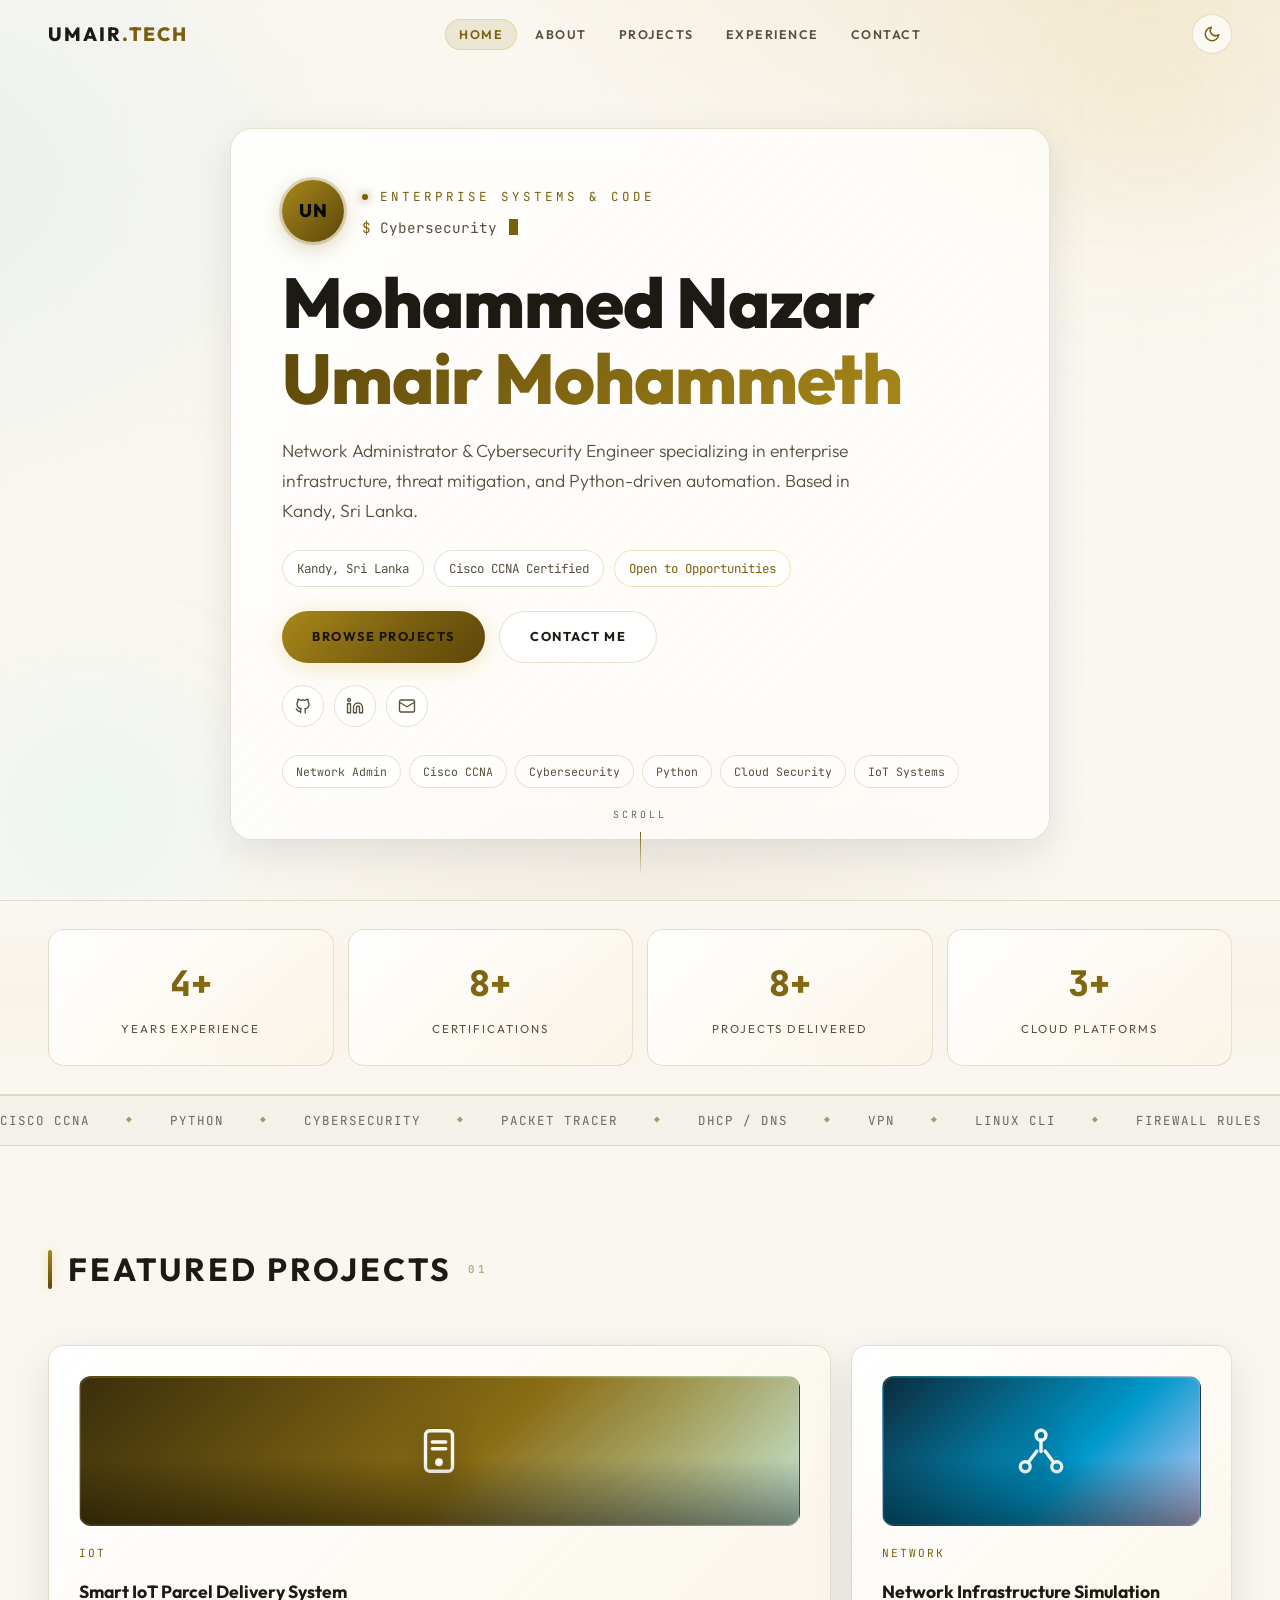
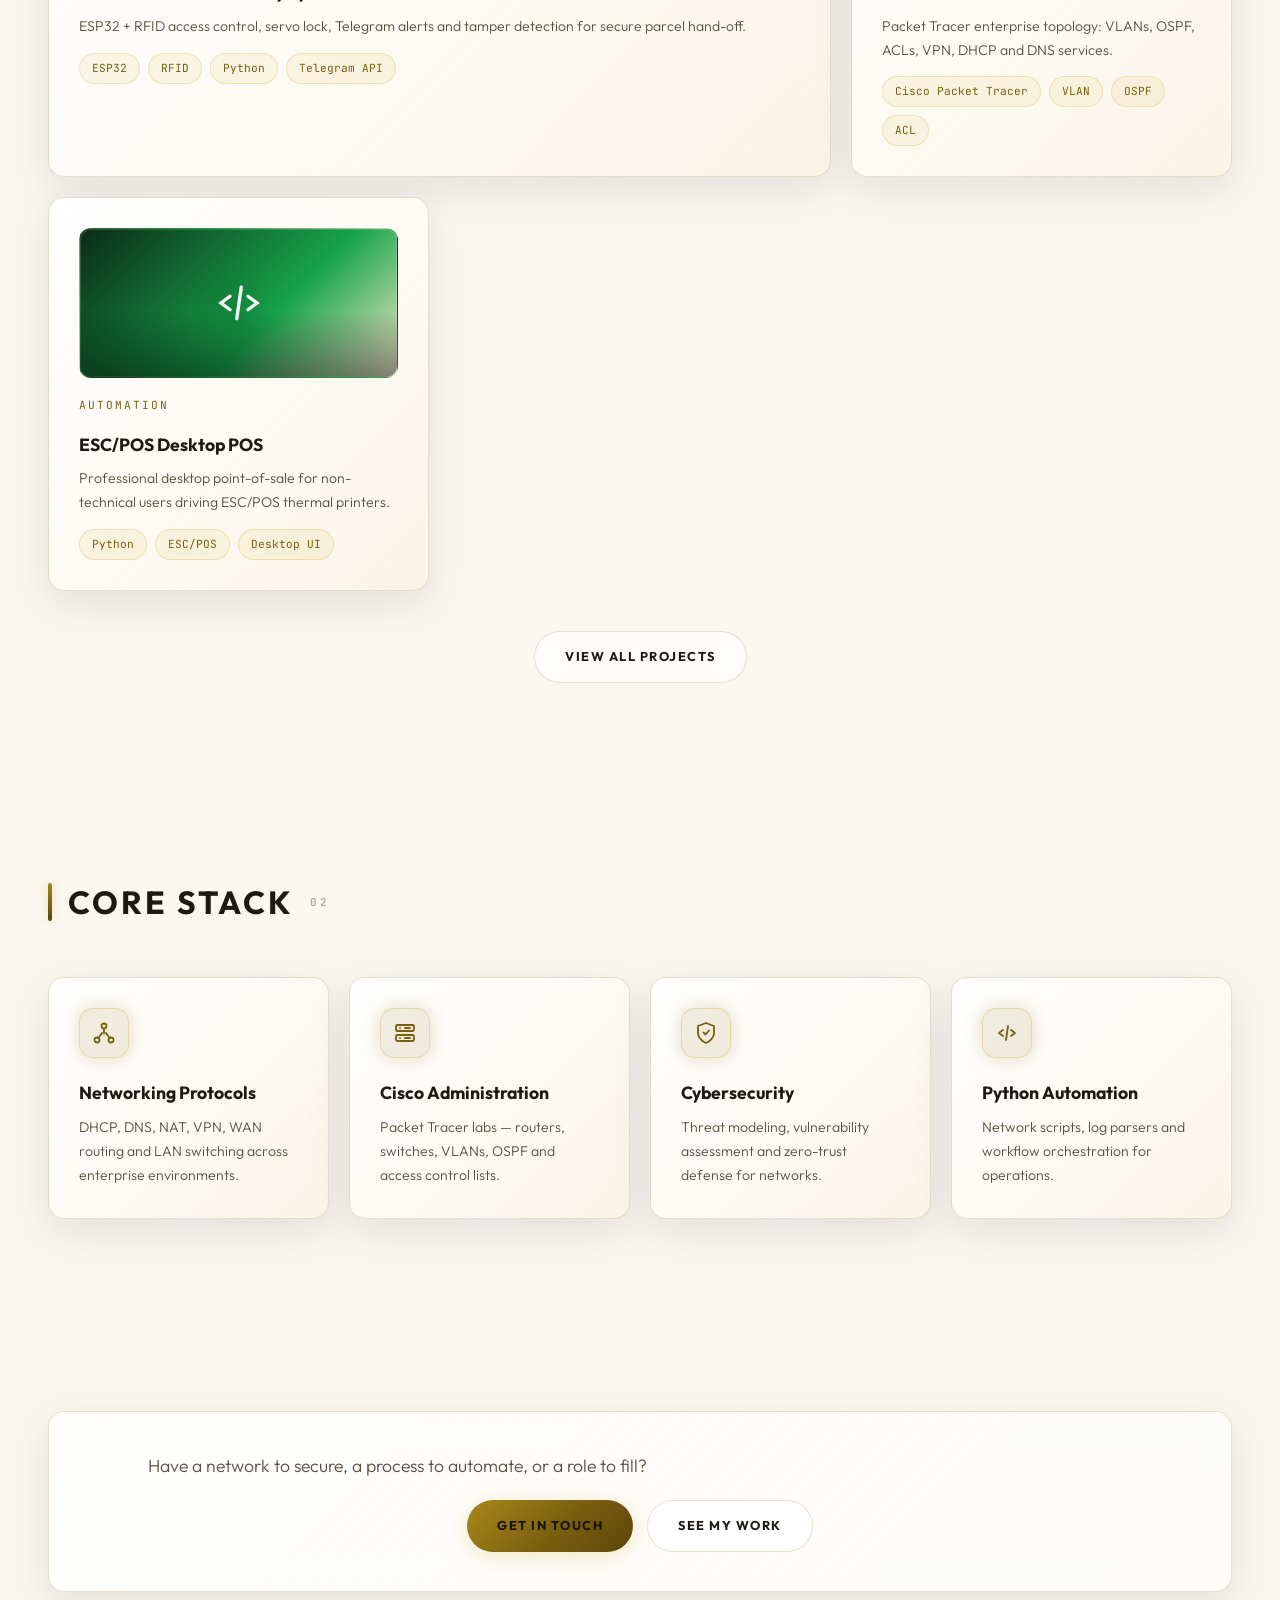
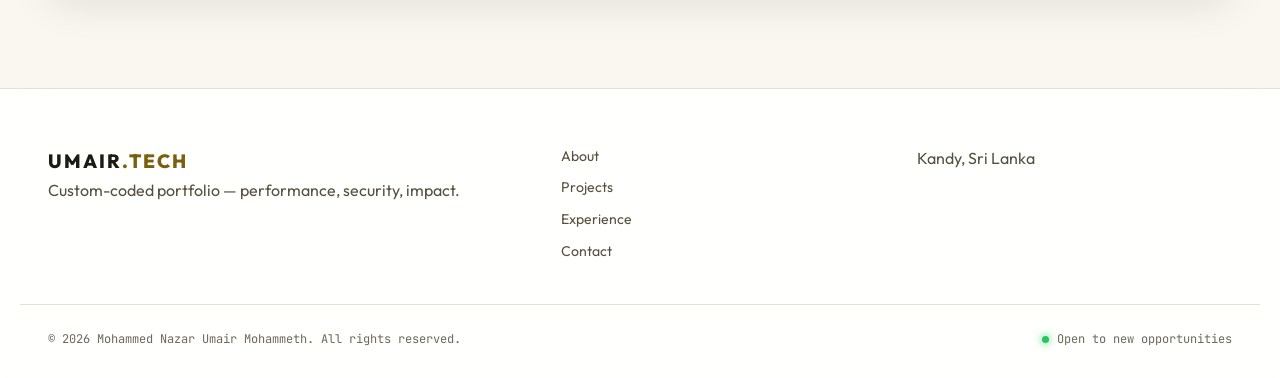
<file: index.html>
<!DOCTYPE html>
<html lang="en" data-theme="dark">
<head>
  <meta charset="UTF-8">
  <script>(function(){try{var t=localStorage.getItem('umair-theme');if(!t&&window.matchMedia&&matchMedia('(prefers-color-scheme: light)').matches)t='light';document.documentElement.setAttribute('data-theme',t||'dark');}catch(e){document.documentElement.setAttribute('data-theme','dark');}})();</script>
  <meta name="viewport" content="width=device-width, initial-scale=1.0">
  <title>Mohammed Nazar Umair Mohammeth — Network Admin & Automation Developer</title>
  <meta name="description" content="Portfolio of Mohammed Nazar Umair Mohammeth — Cisco CCNA network administrator, cybersecurity engineer and Python automation developer based in Kandy, Sri Lanka.">
  <meta name="theme-color" content="#06070d" media="(prefers-color-scheme: dark)">
  <meta name="theme-color" content="#faf7f1" media="(prefers-color-scheme: light)">
  <link rel="canonical" href="https://umair-tech.vercel.app/">
  <meta property="og:type" content="website">
  <meta property="og:title" content="Mohammed Nazar Umair Mohammeth — Network Admin & Automation Developer">
  <meta property="og:description" content="Cisco CCNA network administrator, cybersecurity engineer and Python automation developer based in Kandy, Sri Lanka.">
  <meta property="og:url" content="https://umair-tech.vercel.app/">
  <meta name="twitter:card" content="summary_large_image">
  <meta name="twitter:title" content="Mohammed Nazar Umair Mohammeth — Network Admin & Automation Developer">
  <meta name="twitter:description" content="Enterprise infrastructure, threat mitigation, and Python-driven automation. Kandy, Sri Lanka.">
  <link rel="icon" type="image/svg+xml" href="favicon.svg">
  <script type="application/ld+json">
  {"@context":"https://schema.org","@type":"Person","name":"Mohammed Nazar Umair Mohammeth","jobTitle":"Network Administrator","address":{"@type":"PostalAddress","addressLocality":"Kandy","addressCountry":"LK"},"url":"https://umair-tech.vercel.app/","sameAs":["https://github.com/Umair-Mohammeth"],"knowsAbout":["Network Administration","Cisco CCNA","Cybersecurity","Python Automation","Cloud Security","IoT Systems"]}
  </script>
  <link rel="preconnect" href="https://fonts.googleapis.com">
  <link rel="preconnect" href="https://fonts.gstatic.com" crossorigin>
  <link href="https://fonts.googleapis.com/css2?family=Outfit:wght@300;400;500;600;700;800&family=JetBrains+Mono:wght@400;500;600&display=swap" rel="stylesheet">
  <link rel="stylesheet" href="style.css">
</head>
<body>
  <a class="skip-link" href="#main">Skip to content</a>
  <div class="scroll-progress" aria-hidden="true"><i id="scroll-progress-bar"></i></div>

  <header class="site-header" id="site-header">
    <div class="container header-inner">
      <a class="logo" href="index.html" aria-label="UMAIR.TECH — home">UMAIR<span>.TECH</span></a>
      <nav class="site-nav" aria-label="Main navigation">
        <ul class="nav-menu" id="primary-nav">
          <li><a href="index.html" data-nav="home">Home</a></li>
          <li><a href="about.html" data-nav="about">About</a></li>
          <li><a href="projects.html" data-nav="projects">Projects</a></li>
          <li><a href="experience.html" data-nav="experience">Experience</a></li>
          <li><a href="contact.html" data-nav="contact">Contact</a></li>
        </ul>
      </nav>
      <div class="header-actions">
        <button class="theme-toggle" id="theme-toggle" aria-label="Switch to light theme" aria-pressed="false" title="Toggle theme">
          <svg class="sun" width="18" height="18" viewBox="0 0 24 24" fill="none" stroke="currentColor" stroke-width="2" stroke-linecap="round" aria-hidden="true"><circle cx="12" cy="12" r="4"/><path d="M12 2v2M12 20v2M4.9 4.9l1.4 1.4M17.7 17.7l1.4 1.4M2 12h2M20 12h2M4.9 19.1l1.4-1.4M17.7 6.3l1.4-1.4"/></svg>
          <svg class="moon" width="18" height="18" viewBox="0 0 24 24" fill="none" stroke="currentColor" stroke-width="2" stroke-linecap="round" stroke-linejoin="round" aria-hidden="true"><path d="M21 12.8A9 9 0 1 1 11.2 3a7 7 0 0 0 9.8 9.8z"/></svg>
        </button>
        <button class="nav-toggle" id="nav-toggle" aria-expanded="false" aria-controls="primary-nav" aria-label="Toggle menu">
          <span></span><span></span><span></span>
        </button>
      </div>
    </div>
  </header>

  <main id="main">
    <section class="hero" id="top" aria-label="Hero">
      <span class="orb orb-1" aria-hidden="true"></span>
      <span class="orb orb-2" aria-hidden="true"></span>
      <div class="container">
        <div class="hero-panel reveal visible">
          <div class="hero-id">
            <span class="avatar" aria-hidden="true">UN</span>
            <div><p class="eyebrow" style="margin:0"><span class="dot" aria-hidden="true"></span>Enterprise Systems &amp; Code</p>
            <p class="typed-line" aria-live="off"><span class="typed-prefix">$</span> <span id="typed">Network Administrator</span><span class="caret" aria-hidden="true"></span></p></div>
          </div>
          <h1 class="hero-title">Mohammed Nazar <span class="hl">Umair Mohammeth</span></h1>
          <p class="lead">Network Administrator &amp; Cybersecurity Engineer specializing in enterprise infrastructure, threat mitigation, and Python-driven automation. Based in Kandy, Sri Lanka.</p>
          <div class="hero-meta">
            <span class="chip">Kandy, Sri Lanka</span>
            <span class="chip">Cisco CCNA Certified</span>
            <span class="chip live">Open to Opportunities</span>
          </div>
          <div class="hero-cta">
            <a class="btn btn-primary" href="projects.html">Browse Projects</a>
            <a class="btn btn-ghost" href="contact.html">Contact Me</a>
          </div>
          <div class="socials" aria-label="Social links">
            <a href="https://github.com/Umair-Mohammeth" target="_blank" rel="noopener" aria-label="GitHub profile"><svg width="18" height="18" viewBox="0 0 24 24" fill="none" stroke="currentColor" stroke-width="1.8" stroke-linecap="round" stroke-linejoin="round"><path d="M9 19c-4.5 1.5-4.5-2.5-6-3m12 5v-3.5c0-1 .1-1.4-.5-2 2.8-.3 5.5-1.4 5.5-6a4.6 4.6 0 0 0-1.3-3.2 4.2 4.2 0 0 0-.1-3.2s-1.1-.3-3.5 1.3a12.3 12.3 0 0 0-6.2 0C6.4 2.8 5.3 3.1 5.3 3.1a4.2 4.2 0 0 0-.1 3.2A4.6 4.6 0 0 0 4 9.5c0 4.6 2.7 5.7 5.5 6-.6.6-.7 1-.7 2V21"/></svg></a>
            <a href="https://www.linkedin.com/" target="_blank" rel="noopener" aria-label="LinkedIn profile"><svg width="18" height="18" viewBox="0 0 24 24" fill="none" stroke="currentColor" stroke-width="1.8" stroke-linecap="round" stroke-linejoin="round"><path d="M16 8a6 6 0 0 1 6 6v7h-4v-7a2 2 0 0 0-4 0v7h-4v-7a6 6 0 0 1 6-6z"/><rect x="2" y="9" width="4" height="12"/><circle cx="4" cy="4" r="2"/></svg></a>
            <a href="mailto:mohammednazarumairmohammeth@gmail.com" aria-label="Email me"><svg width="18" height="18" viewBox="0 0 24 24" fill="none" stroke="currentColor" stroke-width="1.8" stroke-linecap="round" stroke-linejoin="round"><rect x="2" y="4" width="20" height="16" rx="2"/><path d="M22 7l-10 6L2 7"/></svg></a>
          </div>
          <div class="hero-tags" aria-label="Key skills">
            <span>Network Admin</span><span>Cisco CCNA</span><span>Cybersecurity</span><span>Python</span><span>Cloud Security</span><span>IoT Systems</span>
          </div>
        </div>
      </div>
      <div class="scroll-hint" aria-hidden="true"><span>Scroll</span><i></i></div>
    </section>

    <div class="stats reveal">
      <div class="container stats-grid">
        <div class="stat"><strong class="stat-num" data-count="5" data-suffix="+">5+</strong><span>Years Experience</span></div>
        <div class="stat"><strong class="stat-num" data-count="9" data-suffix="+">9+</strong><span>Certifications</span></div>
        <div class="stat"><strong class="stat-num" data-count="9" data-suffix="+">9+</strong><span>Projects Delivered</span></div>
        <div class="stat"><strong class="stat-num" data-count="3" data-suffix="+">3+</strong><span>Cloud Platforms</span></div>
      </div>
    </div>

    <div class="marquee" aria-hidden="true">
      <div class="marquee-track">
        <span>Cisco CCNA</span><span>Python</span><span>Cybersecurity</span><span>Packet Tracer</span><span>DHCP / DNS</span><span>VPN</span><span>Linux CLI</span><span>Firewall Rules</span><span>ESP32 / RFID</span><span>TCP/IP</span>
        <span>Cisco CCNA</span><span>Python</span><span>Cybersecurity</span><span>Packet Tracer</span><span>DHCP / DNS</span><span>VPN</span><span>Linux CLI</span><span>Firewall Rules</span><span>ESP32 / RFID</span><span>TCP/IP</span>
      </div>
    </div>

    <section class="section" id="featured">
      <div class="container">
        <h2 class="sec-title reveal" data-index="01">Featured Projects</h2>
        <div class="grid cards-3" id="project-grid" data-limit="3"><!-- rendered by script.js --></div>
        <div class="center reveal" style="text-align:center;margin-top:40px">
          <a class="btn btn-ghost" href="projects.html">View All Projects</a>
        </div>
      </div>
    </section>

    <section class="section" id="stack-home">
      <div class="container">
        <h2 class="sec-title reveal" data-index="02">Core Stack</h2>
        <div class="grid cards-4">
          <article class="skill-card reveal"><div class="skill-ic" aria-hidden="true"><svg width="24" height="24" viewBox="0 0 24 24" fill="none" stroke="currentColor" stroke-width="1.8" stroke-linecap="round" stroke-linejoin="round"><circle cx="12" cy="5" r="2.5"/><circle cx="5" cy="19" r="2.5"/><circle cx="19" cy="19" r="2.5"/><path d="M12 7.5v5M10 12l-3.5 5M14 12l3.5 5"/></svg></div><h3>Networking Protocols</h3><p>DHCP, DNS, NAT, VPN, WAN routing and LAN switching across enterprise environments.</p></article>
          <article class="skill-card reveal"><div class="skill-ic" aria-hidden="true"><svg width="24" height="24" viewBox="0 0 24 24" fill="none" stroke="currentColor" stroke-width="1.8" stroke-linecap="round" stroke-linejoin="round"><rect x="3" y="4" width="18" height="6" rx="1.5"/><rect x="3" y="14" width="18" height="6" rx="1.5"/><path d="M7 7h.01M7 17h.01M12 7h5M12 17h5"/></svg></div><h3>Cisco Administration</h3><p>Packet Tracer labs — routers, switches, VLANs, OSPF and access control lists.</p></article>
          <article class="skill-card reveal"><div class="skill-ic" aria-hidden="true"><svg width="24" height="24" viewBox="0 0 24 24" fill="none" stroke="currentColor" stroke-width="1.8" stroke-linecap="round" stroke-linejoin="round"><path d="M12 22s8-3.5 8-10V5l-8-3-8 3v7c0 6.5 8 10 8 10z"/><path d="M9.5 11.5l2 2 3.5-4"/></svg></div><h3>Cybersecurity</h3><p>Threat modeling, vulnerability assessment and zero-trust defense for networks.</p></article>
          <article class="skill-card reveal"><div class="skill-ic" aria-hidden="true"><svg width="24" height="24" viewBox="0 0 24 24" fill="none" stroke="currentColor" stroke-width="1.8" stroke-linecap="round" stroke-linejoin="round"><path d="M8 9l-4 3 4 3M16 9l4 3-4 3M13 5l-2 14"/></svg></div><h3>Python Automation</h3><p>Network scripts, log parsers and workflow orchestration for operations.</p></article>
        </div>
      </div>
    </section>

    <section class="section" id="cta">
      <div class="container">
        <div class="glass reveal contact-box">
          <p class="lead">Have a network to secure, a process to automate, or a role to fill?</p>
          <div class="hero-cta" style="margin-top:20px;justify-content:center">
            <a class="btn btn-primary" href="contact.html">Get In Touch</a>
            <a class="btn btn-ghost" href="projects.html">See My Work</a>
          </div>
        </div>
      </div>
    </section>
  </main>

  <footer class="footer">
    <div class="container footer-grid">
      <div>
        <p class="logo">UMAIR<span>.TECH</span></p>
        <p class="muted">Custom-coded portfolio — performance, security, impact.</p>
      </div>
      <nav aria-label="Footer"><a href="about.html">About</a><a href="projects.html">Projects</a><a href="experience.html">Experience</a><a href="contact.html">Contact</a></nav>
      <p class="muted">Kandy, Sri Lanka</p>
    </div>
    <div class="container footer-bottom">
      <p>© <span id="year">2026</span> Mohammed Nazar Umair Mohammeth. All rights reserved.</p>
      <p class="live-dot"><i></i>Open to new opportunities</p>
    </div>
  </footer>

  <div class="modal" id="project-modal" role="dialog" aria-modal="true" aria-labelledby="pm-title" hidden>
    <div class="modal-backdrop" data-close></div>
    <div class="modal-card" role="document">
      <button class="modal-x" data-close aria-label="Close project details">×</button>
      <h3 id="pm-title"></h3>
      <p class="gold" id="pm-role"></p>
      <p class="muted" id="pm-desc"></p>
      <div class="badges" id="pm-tech"></div>
      <div class="pdf-viewer" id="pm-pdf" hidden>
        <h4>Documentation</h4>
        <div class="pdf-bar">
          <button class="pdf-btn" id="pdf-prev" aria-label="Previous page">‹</button>
          <span class="pdf-pages" aria-live="polite">Page <b id="pdf-cur">1</b> of <b id="pdf-total">1</b></span>
          <button class="pdf-btn" id="pdf-next" aria-label="Next page">›</button>
          <span class="pdf-spacer"></span>
          <button class="pdf-btn" id="pdf-download">Download</button>
          <button class="pdf-btn" id="pdf-print">Print</button>
        </div>
        <div class="pdf-stage"><canvas id="pdf-canvas"></canvas></div>
      </div>
      <div class="modal-actions">
        <a class="btn btn-primary" id="pm-github" href="#" target="_blank" rel="noopener" hidden>GitHub Repository</a>
        <a class="btn btn-ghost" id="pm-full" href="#" target="_blank" rel="noopener" hidden>Full Case Study</a>
        <button class="btn btn-ghost" data-close>Close</button>
      </div>
    </div>
  </div>

  <button class="to-top" id="to-top" aria-label="Back to top" hidden>↑</button>
  <script src="script.js"></script>
</body>
</html>
</file>
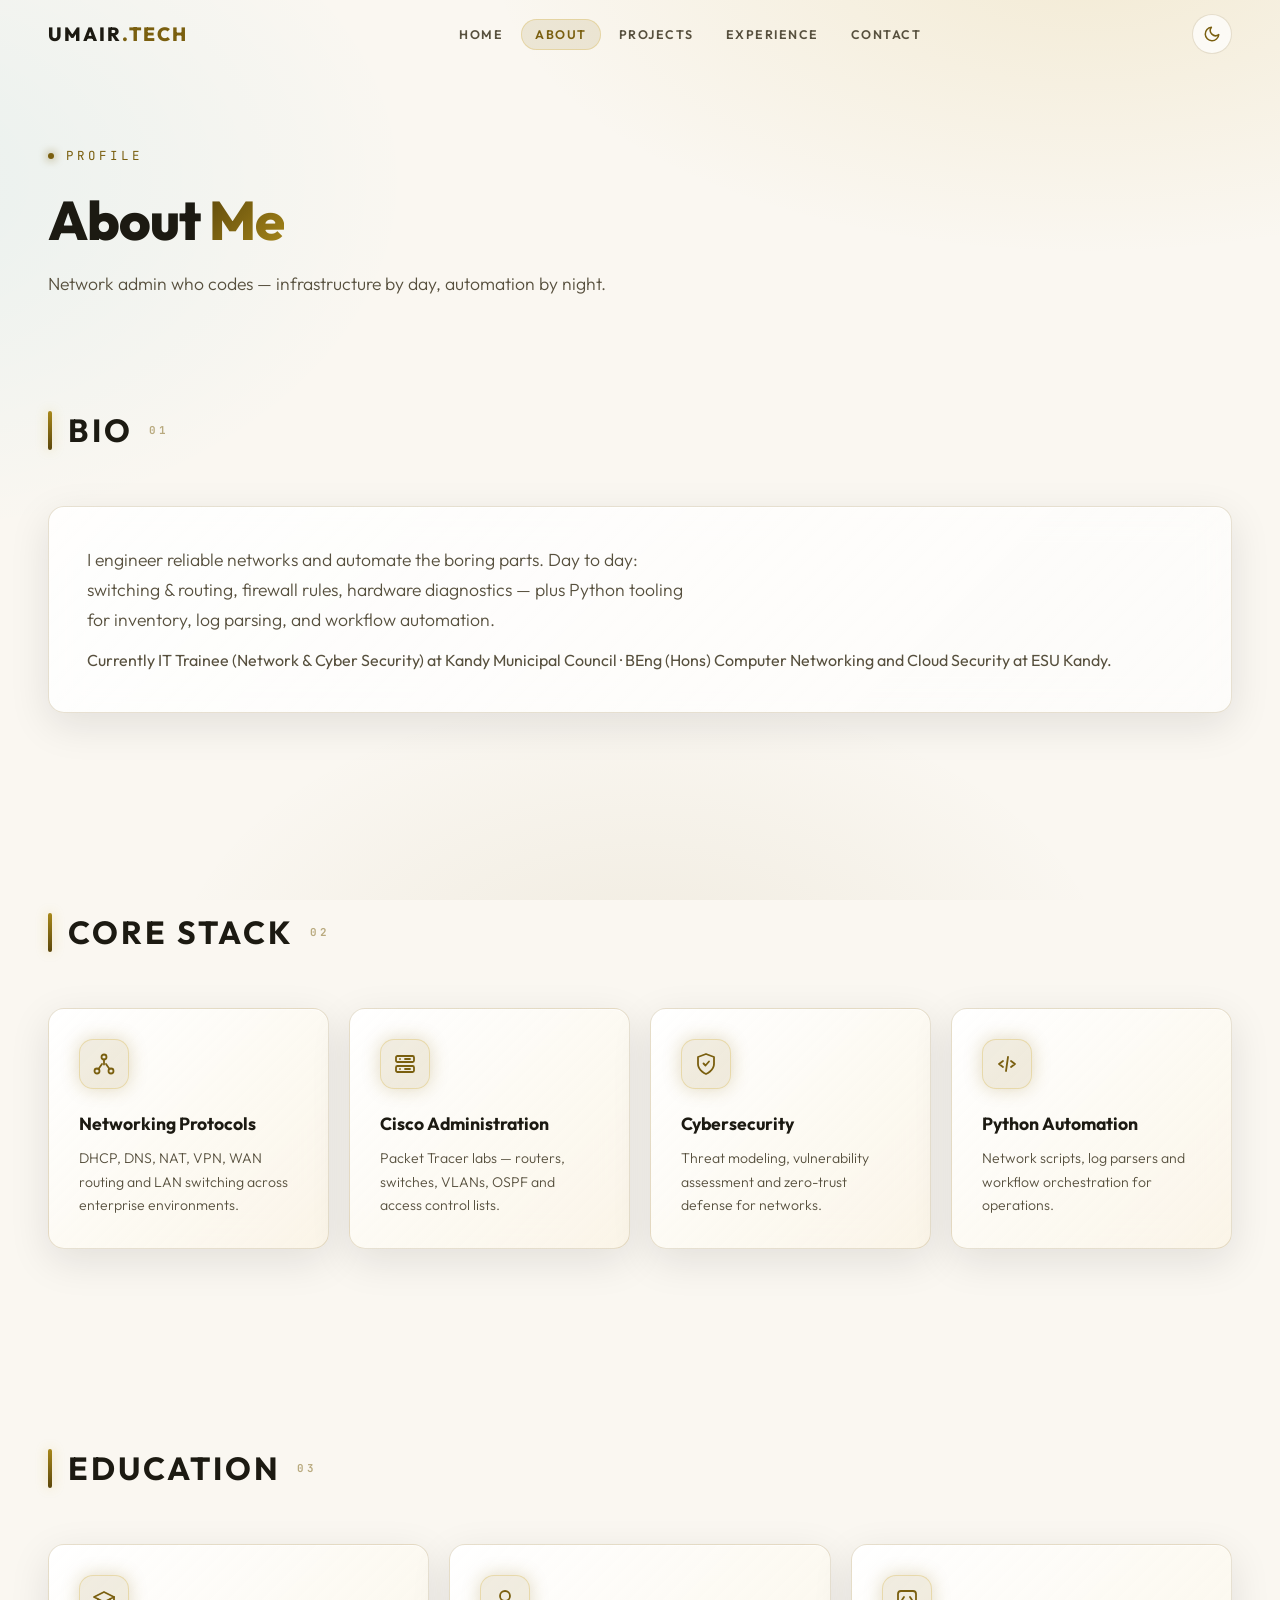
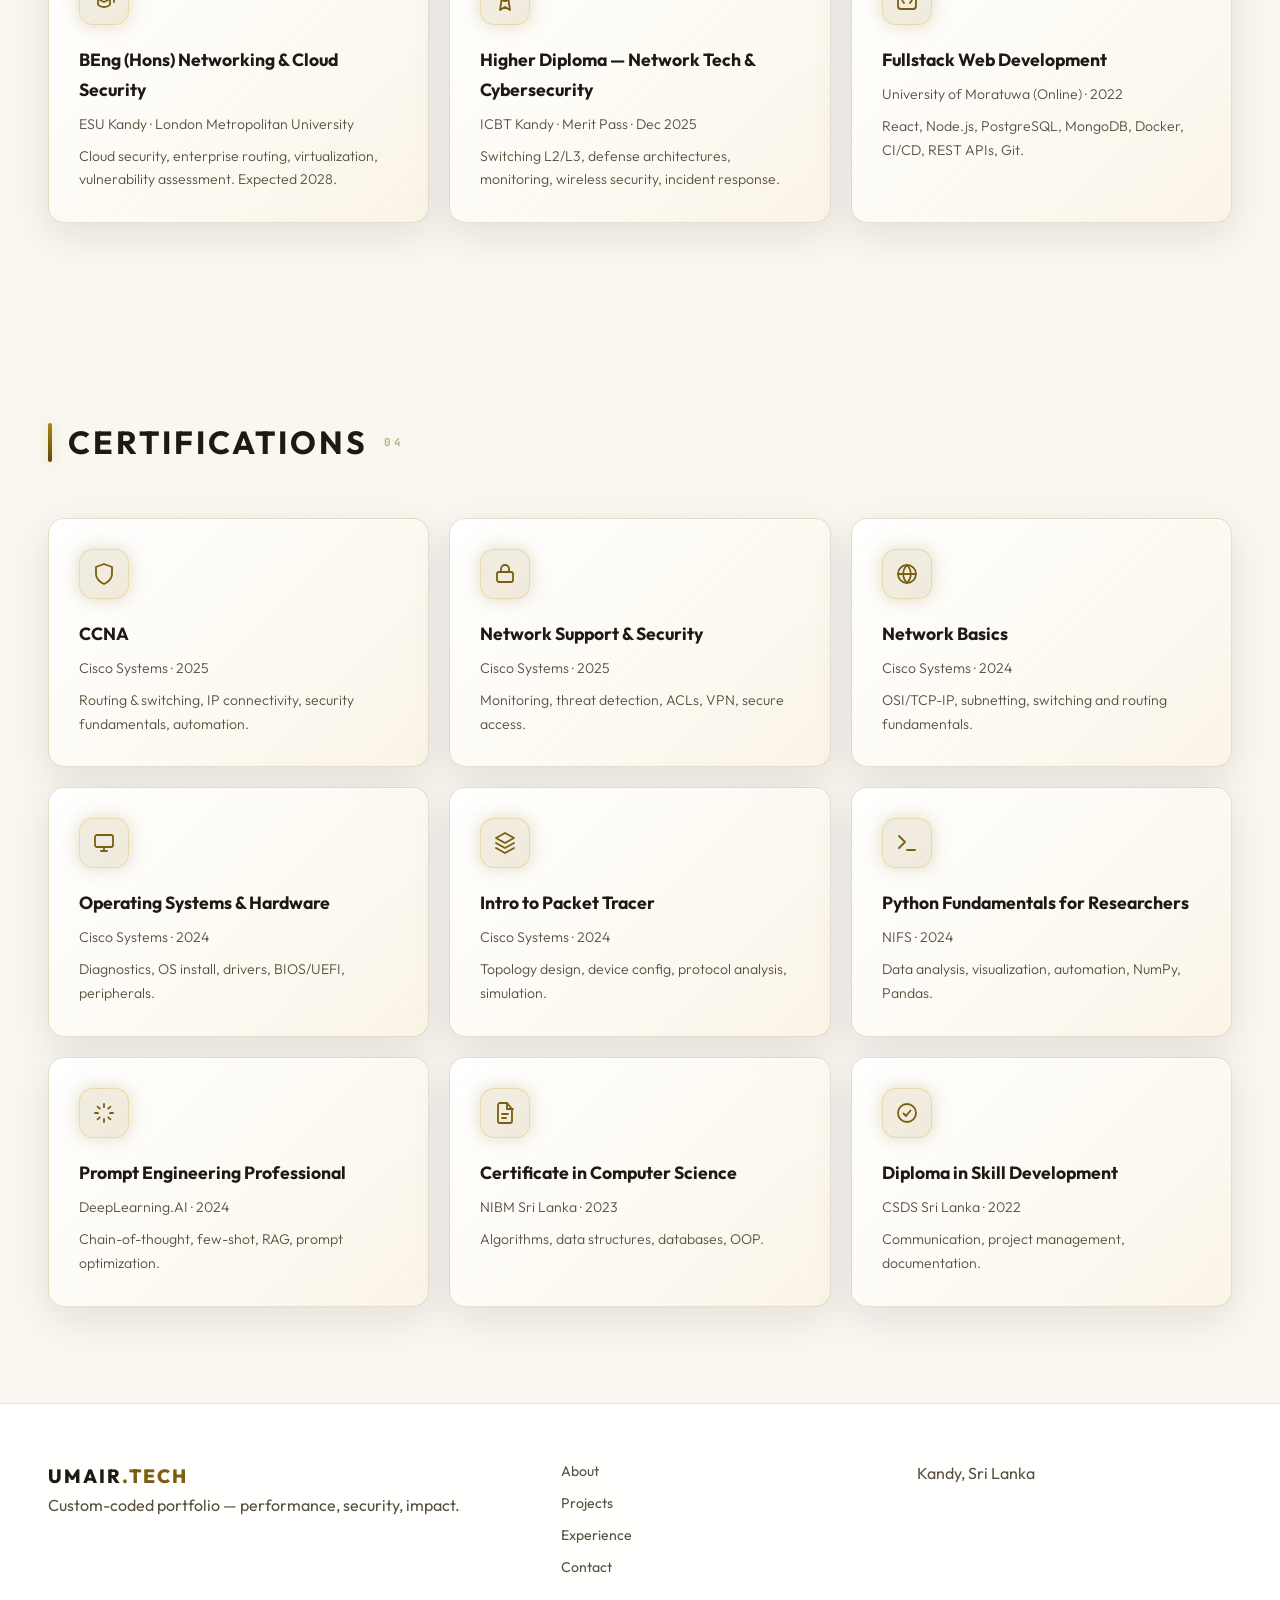
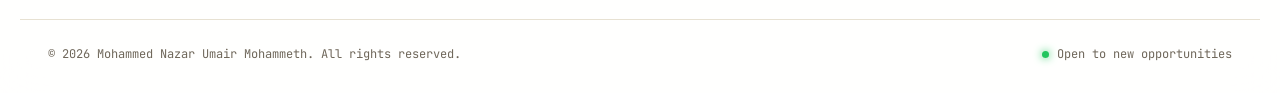
<file: about.html>
<!DOCTYPE html>
<html lang="en" data-theme="dark">
<head>
  <meta charset="UTF-8">
  <script>(function(){try{var t=localStorage.getItem('umair-theme');if(!t&&window.matchMedia&&matchMedia('(prefers-color-scheme: light)').matches)t='light';document.documentElement.setAttribute('data-theme',t||'dark');}catch(e){document.documentElement.setAttribute('data-theme','dark');}})();</script>
  <meta name="viewport" content="width=device-width, initial-scale=1.0">
  <title>About — Umair Mohammeth</title>
  <meta name="description" content="About Mohammed Nazar Umair Mohammeth — network administrator, cybersecurity engineer and Python automation developer. Education and certifications.">
  <meta property="og:title" content="About — Umair Mohammeth">
  <link rel="icon" type="image/svg+xml" href="favicon.svg">
  <link rel="preconnect" href="https://fonts.googleapis.com">
  <link rel="preconnect" href="https://fonts.gstatic.com" crossorigin>
  <link href="https://fonts.googleapis.com/css2?family=Outfit:wght@300;400;500;600;700;800&family=JetBrains+Mono:wght@400;500;600&display=swap" rel="stylesheet">
  <link rel="stylesheet" href="style.css">
</head>
<body>
  <a class="skip-link" href="#main">Skip to content</a>
  <div class="scroll-progress" aria-hidden="true"><i id="scroll-progress-bar"></i></div>
  <header class="site-header" id="site-header">
    <div class="container header-inner">
      <a class="logo" href="index.html" aria-label="UMAIR.TECH — home">UMAIR<span>.TECH</span></a>
      <nav class="site-nav" aria-label="Main navigation">
        <ul class="nav-menu" id="primary-nav">
          <li><a href="index.html" data-nav="home">Home</a></li>
          <li><a href="about.html" data-nav="about">About</a></li>
          <li><a href="projects.html" data-nav="projects">Projects</a></li>
          <li><a href="experience.html" data-nav="experience">Experience</a></li>
          <li><a href="contact.html" data-nav="contact">Contact</a></li>
        </ul>
      </nav>
      <div class="header-actions">
        <button class="theme-toggle" id="theme-toggle" aria-label="Switch to light theme" aria-pressed="false" title="Toggle theme">
          <svg class="sun" width="18" height="18" viewBox="0 0 24 24" fill="none" stroke="currentColor" stroke-width="2" stroke-linecap="round" aria-hidden="true"><circle cx="12" cy="12" r="4"/><path d="M12 2v2M12 20v2M4.9 4.9l1.4 1.4M17.7 17.7l1.4 1.4M2 12h2M20 12h2M4.9 19.1l1.4-1.4M17.7 6.3l1.4-1.4"/></svg>
          <svg class="moon" width="18" height="18" viewBox="0 0 24 24" fill="none" stroke="currentColor" stroke-width="2" stroke-linecap="round" stroke-linejoin="round" aria-hidden="true"><path d="M21 12.8A9 9 0 1 1 11.2 3a7 7 0 0 0 9.8 9.8z"/></svg>
        </button>
        <button class="nav-toggle" id="nav-toggle" aria-expanded="false" aria-controls="primary-nav" aria-label="Toggle menu"><span></span><span></span><span></span></button>
      </div>
    </div>
  </header>
  <main id="main">
    <section class="page-hero"><div class="container">
      <p class="eyebrow"><span class="dot" aria-hidden="true"></span>Profile</p>
      <h1 class="hero-title">About <span class="hl">Me</span></h1>
      <p class="lead">Network admin who codes — infrastructure by day, automation by night.</p>
    </div></section>
    <section class="section" id="bio"><div class="container">
      <h2 class="sec-title reveal" data-index="01">Bio</h2>
      <div class="glass reveal">
        <p class="lead">I engineer reliable networks and automate the boring parts. Day to day: switching &amp; routing, firewall rules, hardware diagnostics — plus Python tooling for inventory, log parsing, and workflow automation.</p>
        <p class="muted" style="margin-top:12px">Currently IT Trainee (Network &amp; Cyber Security) at Kandy Municipal Council · BEng (Hons) Computer Networking and Cloud Security at ESU Kandy.</p>
      </div>
    </div></section>
    <section class="section" id="stack"><div class="container">
      <h2 class="sec-title reveal" data-index="02">Core Stack</h2>
      <div class="grid cards-4">
        <article class="skill-card reveal"><div class="skill-ic" aria-hidden="true"><svg width="24" height="24" viewBox="0 0 24 24" fill="none" stroke="currentColor" stroke-width="1.8" stroke-linecap="round" stroke-linejoin="round"><circle cx="12" cy="5" r="2.5"/><circle cx="5" cy="19" r="2.5"/><circle cx="19" cy="19" r="2.5"/><path d="M12 7.5v5M10 12l-3.5 5M14 12l3.5 5"/></svg></div><h3>Networking Protocols</h3><p>DHCP, DNS, NAT, VPN, WAN routing and LAN switching across enterprise environments.</p></article>
        <article class="skill-card reveal"><div class="skill-ic" aria-hidden="true"><svg width="24" height="24" viewBox="0 0 24 24" fill="none" stroke="currentColor" stroke-width="1.8" stroke-linecap="round" stroke-linejoin="round"><rect x="3" y="4" width="18" height="6" rx="1.5"/><rect x="3" y="14" width="18" height="6" rx="1.5"/><path d="M7 7h.01M7 17h.01M12 7h5M12 17h5"/></svg></div><h3>Cisco Administration</h3><p>Packet Tracer labs — routers, switches, VLANs, OSPF and access control lists.</p></article>
        <article class="skill-card reveal"><div class="skill-ic" aria-hidden="true"><svg width="24" height="24" viewBox="0 0 24 24" fill="none" stroke="currentColor" stroke-width="1.8" stroke-linecap="round" stroke-linejoin="round"><path d="M12 22s8-3.5 8-10V5l-8-3-8 3v7c0 6.5 8 10 8 10z"/><path d="M9.5 11.5l2 2 3.5-4"/></svg></div><h3>Cybersecurity</h3><p>Threat modeling, vulnerability assessment and zero-trust defense for networks.</p></article>
        <article class="skill-card reveal"><div class="skill-ic" aria-hidden="true"><svg width="24" height="24" viewBox="0 0 24 24" fill="none" stroke="currentColor" stroke-width="1.8" stroke-linecap="round" stroke-linejoin="round"><path d="M8 9l-4 3 4 3M16 9l4 3-4 3M13 5l-2 14"/></svg></div><h3>Python Automation</h3><p>Network scripts, log parsers and workflow orchestration for operations.</p></article>
      </div>
    </div></section>
    <section class="section" id="education"><div class="container">
      <h2 class="sec-title reveal" data-index="03">Education</h2>
      <div class="grid cards-3">
        <article class="skill-card reveal"><div class="skill-ic" aria-hidden="true"><svg width="24" height="24" viewBox="0 0 24 24" fill="none" stroke="currentColor" stroke-width="1.8" stroke-linecap="round" stroke-linejoin="round"><path d="M22 9L12 4 2 9l10 5 10-5z"/><path d="M6 11.5V16c0 1.5 2.7 3 6 3s6-1.5 6-3v-4.5"/><path d="M22 9v5"/></svg></div><h3>BEng (Hons) Networking &amp; Cloud Security</h3><p class="skill-sub">ESU Kandy · London Metropolitan University</p><p>Cloud security, enterprise routing, virtualization, vulnerability assessment. Expected 2028.</p></article>
        <article class="skill-card reveal"><div class="skill-ic" aria-hidden="true"><svg width="24" height="24" viewBox="0 0 24 24" fill="none" stroke="currentColor" stroke-width="1.8" stroke-linecap="round" stroke-linejoin="round"><circle cx="12" cy="8" r="5"/><path d="M8.5 12.5L7 22l5-3 5 3-1.5-9.5"/></svg></div><h3>Higher Diploma — Network Tech &amp; Cybersecurity</h3><p class="skill-sub">ICBT Kandy · Merit Pass · Dec 2025</p><p>Switching L2/L3, defense architectures, monitoring, wireless security, incident response.</p></article>
        <article class="skill-card reveal"><div class="skill-ic" aria-hidden="true"><svg width="24" height="24" viewBox="0 0 24 24" fill="none" stroke="currentColor" stroke-width="1.8" stroke-linecap="round" stroke-linejoin="round"><rect x="3" y="3" width="18" height="18" rx="3"/><path d="M9 9l-2 3 2 3M15 9l2 3-2 3"/></svg></div><h3>Fullstack Web Development</h3><p class="skill-sub">University of Moratuwa (Online) · 2022</p><p>React, Node.js, PostgreSQL, MongoDB, Docker, CI/CD, REST APIs, Git.</p></article>
      </div>
    </div></section>
    <section class="section" id="certs"><div class="container">
      <h2 class="sec-title reveal" data-index="04">Certifications</h2>
      <div class="grid cards-3">
        <article class="skill-card reveal"><div class="skill-ic" aria-hidden="true"><svg width="24" height="24" viewBox="0 0 24 24" fill="none" stroke="currentColor" stroke-width="1.8" stroke-linecap="round" stroke-linejoin="round"><path d="M12 22s8-3.5 8-10V5l-8-3-8 3v7c0 6.5 8 10 8 10z"/></svg></div><h3>CCNA</h3><p class="skill-sub">Cisco Systems · 2025</p><p>Routing &amp; switching, IP connectivity, security fundamentals, automation.</p></article>
        <article class="skill-card reveal"><div class="skill-ic" aria-hidden="true"><svg width="24" height="24" viewBox="0 0 24 24" fill="none" stroke="currentColor" stroke-width="1.8" stroke-linecap="round" stroke-linejoin="round"><rect x="4" y="10" width="16" height="10" rx="2"/><path d="M8 10V7a4 4 0 0 1 8 0v3"/></svg></div><h3>Network Support &amp; Security</h3><p class="skill-sub">Cisco Systems · 2025</p><p>Monitoring, threat detection, ACLs, VPN, secure access.</p></article>
        <article class="skill-card reveal"><div class="skill-ic" aria-hidden="true"><svg width="24" height="24" viewBox="0 0 24 24" fill="none" stroke="currentColor" stroke-width="1.8" stroke-linecap="round" stroke-linejoin="round"><circle cx="12" cy="12" r="9"/><path d="M3 12h18M12 3c2.5 2.6 3.8 5.7 3.8 9s-1.3 6.4-3.8 9c-2.5-2.6-3.8-5.7-3.8-9S9.5 5.6 12 3z"/></svg></div><h3>Network Basics</h3><p class="skill-sub">Cisco Systems · 2024</p><p>OSI/TCP-IP, subnetting, switching and routing fundamentals.</p></article>
        <article class="skill-card reveal"><div class="skill-ic" aria-hidden="true"><svg width="24" height="24" viewBox="0 0 24 24" fill="none" stroke="currentColor" stroke-width="1.8" stroke-linecap="round" stroke-linejoin="round"><rect x="3" y="4" width="18" height="12" rx="2"/><path d="M9 20h6M12 16v4"/></svg></div><h3>Operating Systems &amp; Hardware</h3><p class="skill-sub">Cisco Systems · 2024</p><p>Diagnostics, OS install, drivers, BIOS/UEFI, peripherals.</p></article>
        <article class="skill-card reveal"><div class="skill-ic" aria-hidden="true"><svg width="24" height="24" viewBox="0 0 24 24" fill="none" stroke="currentColor" stroke-width="1.8" stroke-linecap="round" stroke-linejoin="round"><path d="M12 2l9 5-9 5-9-5 9-5z"/><path d="M3 12l9 5 9-5M3 17l9 5 9-5"/></svg></div><h3>Intro to Packet Tracer</h3><p class="skill-sub">Cisco Systems · 2024</p><p>Topology design, device config, protocol analysis, simulation.</p></article>
        <article class="skill-card reveal"><div class="skill-ic" aria-hidden="true"><svg width="24" height="24" viewBox="0 0 24 24" fill="none" stroke="currentColor" stroke-width="1.8" stroke-linecap="round" stroke-linejoin="round"><path d="M4 17l6-6-6-6M12 19h8"/></svg></div><h3>Python Fundamentals for Researchers</h3><p class="skill-sub">NIFS · 2024</p><p>Data analysis, visualization, automation, NumPy, Pandas.</p></article>
        <article class="skill-card reveal"><div class="skill-ic" aria-hidden="true"><svg width="24" height="24" viewBox="0 0 24 24" fill="none" stroke="currentColor" stroke-width="1.8" stroke-linecap="round" stroke-linejoin="round"><path d="M12 3v3M12 18v3M3 12h3M18 12h3M5.6 5.6l2.1 2.1M16.3 16.3l2.1 2.1M5.6 18.4l2.1-2.1M16.3 7.7l2.1-2.1"/></svg></div><h3>Prompt Engineering Professional</h3><p class="skill-sub">DeepLearning.AI · 2024</p><p>Chain-of-thought, few-shot, RAG, prompt optimization.</p></article>
        <article class="skill-card reveal"><div class="skill-ic" aria-hidden="true"><svg width="24" height="24" viewBox="0 0 24 24" fill="none" stroke="currentColor" stroke-width="1.8" stroke-linecap="round" stroke-linejoin="round"><path d="M14 2H7a2 2 0 0 0-2 2v16a2 2 0 0 0 2 2h10a2 2 0 0 0 2-2V8z"/><path d="M14 2v6h6M9 13h6M9 17h4"/></svg></div><h3>Certificate in Computer Science</h3><p class="skill-sub">NIBM Sri Lanka · 2023</p><p>Algorithms, data structures, databases, OOP.</p></article>
        <article class="skill-card reveal"><div class="skill-ic" aria-hidden="true"><svg width="24" height="24" viewBox="0 0 24 24" fill="none" stroke="currentColor" stroke-width="1.8" stroke-linecap="round" stroke-linejoin="round"><circle cx="12" cy="12" r="9"/><path d="M8.5 12.5l2.5 2.5 4.5-5.5"/></svg></div><h3>Diploma in Skill Development</h3><p class="skill-sub">CSDS Sri Lanka · 2022</p><p>Communication, project management, documentation.</p></article>
      </div>
    </div></section>
  </main>
  <footer class="footer">
    <div class="container footer-grid">
      <div><p class="logo">UMAIR<span>.TECH</span></p><p class="muted">Custom-coded portfolio — performance, security, impact.</p></div>
      <nav aria-label="Footer"><a href="about.html">About</a><a href="projects.html">Projects</a><a href="experience.html">Experience</a><a href="contact.html">Contact</a></nav>
      <p class="muted">Kandy, Sri Lanka</p>
    </div>
    <div class="container footer-bottom">
      <p>© <span id="year">2026</span> Mohammed Nazar Umair Mohammeth. All rights reserved.</p>
      <p class="live-dot"><i></i>Open to new opportunities</p>
    </div>
  </footer>
  <button class="to-top" id="to-top" aria-label="Back to top" hidden>↑</button>
  <script src="script.js"></script>
</body>
</html>
</file>
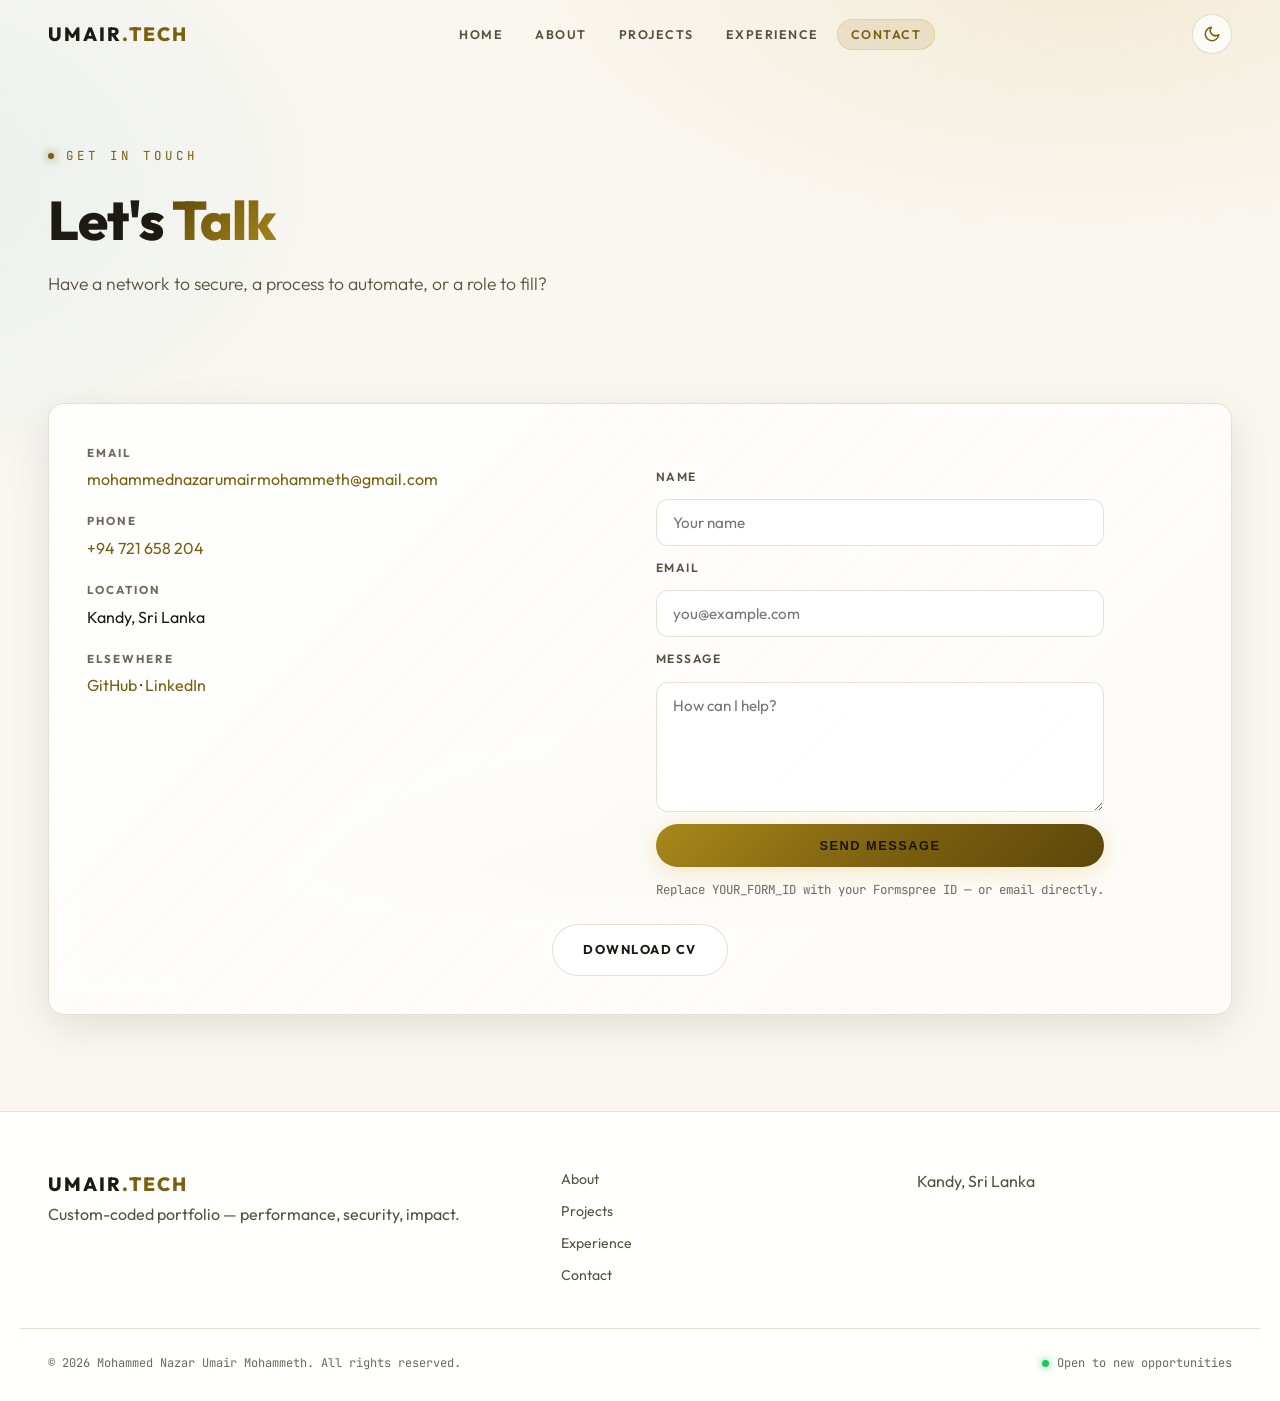
<file: contact.html>
<!DOCTYPE html>
<html lang="en" data-theme="dark">
<head>
  <meta charset="UTF-8">
  <script>(function(){try{var t=localStorage.getItem('umair-theme');if(!t&&window.matchMedia&&matchMedia('(prefers-color-scheme: light)').matches)t='light';document.documentElement.setAttribute('data-theme',t||'dark');}catch(e){document.documentElement.setAttribute('data-theme','dark');}})();</script>
  <meta name="viewport" content="width=device-width, initial-scale=1.0">
  <title>Contact — Umair Mohammeth</title>
  <meta name="description" content="Contact Umair Mohammeth — network administrator and automation developer open to new opportunities.">
  <meta property="og:title" content="Contact — Umair Mohammeth">
  <link rel="icon" type="image/svg+xml" href="favicon.svg">
  <link rel="preconnect" href="https://fonts.googleapis.com">
  <link rel="preconnect" href="https://fonts.gstatic.com" crossorigin>
  <link href="https://fonts.googleapis.com/css2?family=Outfit:wght@300;400;500;600;700;800&family=JetBrains+Mono:wght@400;500;600&display=swap" rel="stylesheet">
  <link rel="stylesheet" href="style.css">
</head>
<body>
  <a class="skip-link" href="#main">Skip to content</a>
  <div class="scroll-progress" aria-hidden="true"><i id="scroll-progress-bar"></i></div>
  <header class="site-header" id="site-header">
    <div class="container header-inner">
      <a class="logo" href="index.html" aria-label="UMAIR.TECH — home">UMAIR<span>.TECH</span></a>
      <nav class="site-nav" aria-label="Main navigation">
        <ul class="nav-menu" id="primary-nav">
          <li><a href="index.html" data-nav="home">Home</a></li>
          <li><a href="about.html" data-nav="about">About</a></li>
          <li><a href="projects.html" data-nav="projects">Projects</a></li>
          <li><a href="experience.html" data-nav="experience">Experience</a></li>
          <li><a href="contact.html" data-nav="contact">Contact</a></li>
        </ul>
      </nav>
      <div class="header-actions">
        <button class="theme-toggle" id="theme-toggle" aria-label="Switch to light theme" aria-pressed="false" title="Toggle theme">
          <svg class="sun" width="18" height="18" viewBox="0 0 24 24" fill="none" stroke="currentColor" stroke-width="2" stroke-linecap="round" aria-hidden="true"><circle cx="12" cy="12" r="4"/><path d="M12 2v2M12 20v2M4.9 4.9l1.4 1.4M17.7 17.7l1.4 1.4M2 12h2M20 12h2M4.9 19.1l1.4-1.4M17.7 6.3l1.4-1.4"/></svg>
          <svg class="moon" width="18" height="18" viewBox="0 0 24 24" fill="none" stroke="currentColor" stroke-width="2" stroke-linecap="round" stroke-linejoin="round" aria-hidden="true"><path d="M21 12.8A9 9 0 1 1 11.2 3a7 7 0 0 0 9.8 9.8z"/></svg>
        </button>
        <button class="nav-toggle" id="nav-toggle" aria-expanded="false" aria-controls="primary-nav" aria-label="Toggle menu"><span></span><span></span><span></span></button>
      </div>
    </div>
  </header>
  <main id="main">
    <section class="page-hero"><div class="container">
      <p class="eyebrow"><span class="dot" aria-hidden="true"></span>Get In Touch</p>
      <h1 class="hero-title">Let's <span class="hl">Talk</span></h1>
      <p class="lead">Have a network to secure, a process to automate, or a role to fill?</p>
    </div></section>
    <section class="section" id="contact"><div class="container">
      <div class="glass reveal contact-box">
        <div class="contact-grid">
          <div class="contact-info">
            <div class="contact-item"><strong>Email</strong><a href="mailto:mohammednazarumairmohammeth@gmail.com">mohammednazarumairmohammeth@gmail.com</a></div>
            <div class="contact-item"><strong>Phone</strong><a href="tel:+94721658204">+94 721 658 204</a></div>
            <div class="contact-item"><strong>Location</strong><span>Kandy, Sri Lanka</span></div>
            <div class="contact-item"><strong>Elsewhere</strong><span><a href="https://github.com/Umair-Mohammeth" target="_blank" rel="noopener">GitHub</a> · <a href="https://www.linkedin.com/" target="_blank" rel="noopener">LinkedIn</a></span></div>
          </div>
          <form class="contact-form" action="https://formspree.io/f/YOUR_FORM_ID" method="POST">
            <label for="cf-name">Name</label>
            <input id="cf-name" name="name" type="text" placeholder="Your name" required autocomplete="name">
            <label for="cf-email">Email</label>
            <input id="cf-email" name="email" type="email" placeholder="you@example.com" required autocomplete="email">
            <label for="cf-msg">Message</label>
            <textarea id="cf-msg" name="message" placeholder="How can I help?" required></textarea>
            <button class="btn btn-primary" type="submit" style="justify-content:center">Send Message</button>
            <p class="form-note">Replace YOUR_FORM_ID with your Formspree ID — or email directly.</p>
          </form>
        </div>
        <div class="hero-cta" style="margin-top:24px;justify-content:center">
          <a class="btn btn-ghost" href="assets/Umair-Mohammeth-CV.pdf" download>Download CV</a>
        </div>
      </div>
    </div></section>
  </main>
  <footer class="footer">
    <div class="container footer-grid">
      <div><p class="logo">UMAIR<span>.TECH</span></p><p class="muted">Custom-coded portfolio — performance, security, impact.</p></div>
      <nav aria-label="Footer"><a href="about.html">About</a><a href="projects.html">Projects</a><a href="experience.html">Experience</a><a href="contact.html">Contact</a></nav>
      <p class="muted">Kandy, Sri Lanka</p>
    </div>
    <div class="container footer-bottom">
      <p>© <span id="year">2026</span> Mohammed Nazar Umair Mohammeth. All rights reserved.</p>
      <p class="live-dot"><i></i>Open to new opportunities</p>
    </div>
  </footer>
  <button class="to-top" id="to-top" aria-label="Back to top" hidden>↑</button>
  <script src="script.js"></script>
</body>
</html>
</file>
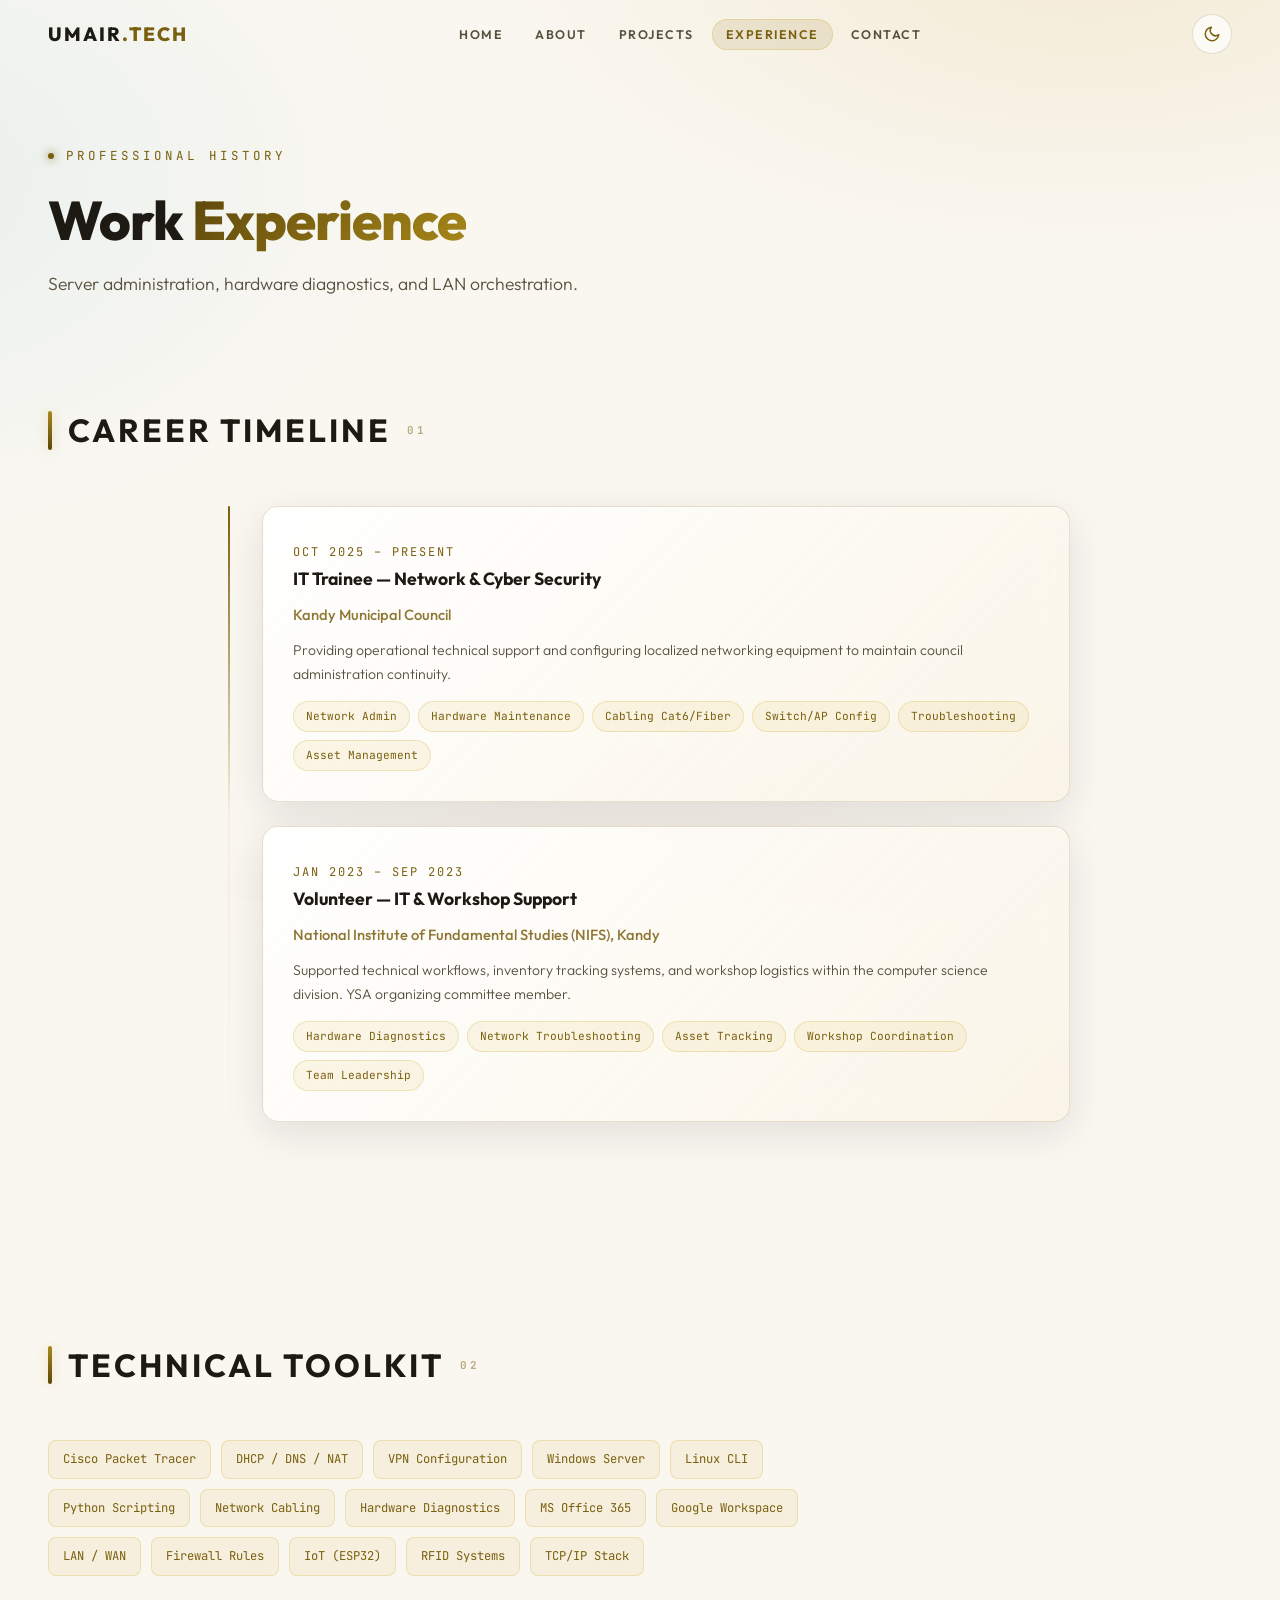
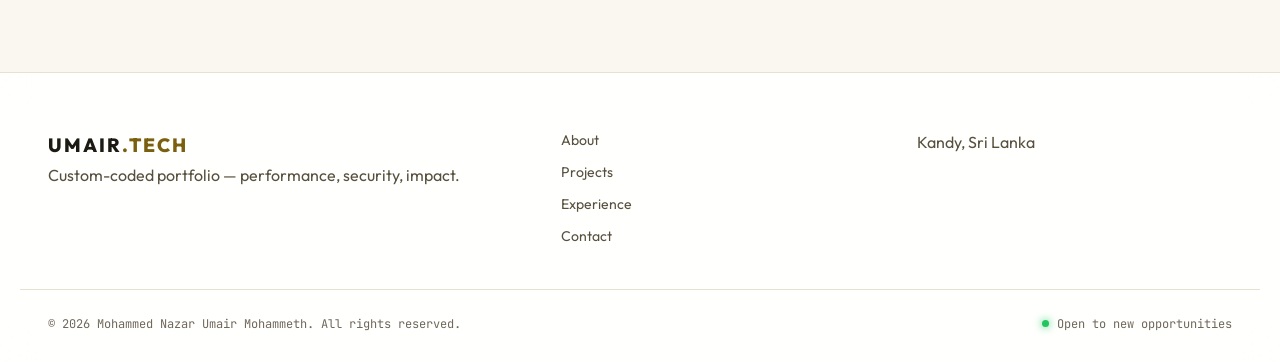
<file: experience.html>
<!DOCTYPE html>
<html lang="en" data-theme="dark">
<head>
  <meta charset="UTF-8">
  <script>(function(){try{var t=localStorage.getItem('umair-theme');if(!t&&window.matchMedia&&matchMedia('(prefers-color-scheme: light)').matches)t='light';document.documentElement.setAttribute('data-theme',t||'dark');}catch(e){document.documentElement.setAttribute('data-theme','dark');}})();</script>
  <meta name="viewport" content="width=device-width, initial-scale=1.0">
  <title>Experience — Umair Mohammeth</title>
  <meta name="description" content="Work experience and technical toolkit of Umair Mohammeth — IT trainee in network and cyber security.">
  <meta property="og:title" content="Experience — Umair Mohammeth">
  <link rel="icon" type="image/svg+xml" href="favicon.svg">
  <link rel="preconnect" href="https://fonts.googleapis.com">
  <link rel="preconnect" href="https://fonts.gstatic.com" crossorigin>
  <link href="https://fonts.googleapis.com/css2?family=Outfit:wght@300;400;500;600;700;800&family=JetBrains+Mono:wght@400;500;600&display=swap" rel="stylesheet">
  <link rel="stylesheet" href="style.css">
</head>
<body>
  <a class="skip-link" href="#main">Skip to content</a>
  <div class="scroll-progress" aria-hidden="true"><i id="scroll-progress-bar"></i></div>
  <header class="site-header" id="site-header">
    <div class="container header-inner">
      <a class="logo" href="index.html" aria-label="UMAIR.TECH — home">UMAIR<span>.TECH</span></a>
      <nav class="site-nav" aria-label="Main navigation">
        <ul class="nav-menu" id="primary-nav">
          <li><a href="index.html" data-nav="home">Home</a></li>
          <li><a href="about.html" data-nav="about">About</a></li>
          <li><a href="projects.html" data-nav="projects">Projects</a></li>
          <li><a href="experience.html" data-nav="experience">Experience</a></li>
          <li><a href="contact.html" data-nav="contact">Contact</a></li>
        </ul>
      </nav>
      <div class="header-actions">
        <button class="theme-toggle" id="theme-toggle" aria-label="Switch to light theme" aria-pressed="false" title="Toggle theme">
          <svg class="sun" width="18" height="18" viewBox="0 0 24 24" fill="none" stroke="currentColor" stroke-width="2" stroke-linecap="round" aria-hidden="true"><circle cx="12" cy="12" r="4"/><path d="M12 2v2M12 20v2M4.9 4.9l1.4 1.4M17.7 17.7l1.4 1.4M2 12h2M20 12h2M4.9 19.1l1.4-1.4M17.7 6.3l1.4-1.4"/></svg>
          <svg class="moon" width="18" height="18" viewBox="0 0 24 24" fill="none" stroke="currentColor" stroke-width="2" stroke-linecap="round" stroke-linejoin="round" aria-hidden="true"><path d="M21 12.8A9 9 0 1 1 11.2 3a7 7 0 0 0 9.8 9.8z"/></svg>
        </button>
        <button class="nav-toggle" id="nav-toggle" aria-expanded="false" aria-controls="primary-nav" aria-label="Toggle menu"><span></span><span></span><span></span></button>
      </div>
    </div>
  </header>
  <main id="main">
    <section class="page-hero"><div class="container">
      <p class="eyebrow"><span class="dot" aria-hidden="true"></span>Professional History</p>
      <h1 class="hero-title">Work <span class="hl">Experience</span></h1>
      <p class="lead">Server administration, hardware diagnostics, and LAN orchestration.</p>
    </div></section>
    <section class="section" id="career"><div class="container">
      <h2 class="sec-title reveal" data-index="01">Career Timeline</h2>
      <div class="timeline">
        <article class="t-card reveal">
          <span class="t-date">Oct 2025 – Present</span>
          <h3>IT Trainee — Network &amp; Cyber Security</h3>
          <h4>Kandy Municipal Council</h4>
          <p>Providing operational technical support and configuring localized networking equipment to maintain council administration continuity.</p>
          <div class="badges"><span>Network Admin</span><span>Hardware Maintenance</span><span>Cabling Cat6/Fiber</span><span>Switch/AP Config</span><span>Troubleshooting</span><span>Asset Management</span></div>
        </article>
        <article class="t-card reveal">
          <span class="t-date">Jan 2023 – Sep 2023</span>
          <h3>Volunteer — IT &amp; Workshop Support</h3>
          <h4>National Institute of Fundamental Studies (NIFS), Kandy</h4>
          <p>Supported technical workflows, inventory tracking systems, and workshop logistics within the computer science division. YSA organizing committee member.</p>
          <div class="badges"><span>Hardware Diagnostics</span><span>Network Troubleshooting</span><span>Asset Tracking</span><span>Workshop Coordination</span><span>Team Leadership</span></div>
        </article>
      </div>
    </div></section>
    <section class="section" id="toolkit"><div class="container">
      <h2 class="sec-title reveal" data-index="02">Technical Toolkit</h2>
      <div class="toolkit reveal">
        <span>Cisco Packet Tracer</span><span>DHCP / DNS / NAT</span><span>VPN Configuration</span><span>Windows Server</span><span>Linux CLI</span><span>Python Scripting</span><span>Network Cabling</span><span>Hardware Diagnostics</span><span>MS Office 365</span><span>Google Workspace</span><span>LAN / WAN</span><span>Firewall Rules</span><span>IoT (ESP32)</span><span>RFID Systems</span><span>TCP/IP Stack</span>
      </div>
    </div></section>
  </main>
  <footer class="footer">
    <div class="container footer-grid">
      <div><p class="logo">UMAIR<span>.TECH</span></p><p class="muted">Custom-coded portfolio — performance, security, impact.</p></div>
      <nav aria-label="Footer"><a href="about.html">About</a><a href="projects.html">Projects</a><a href="experience.html">Experience</a><a href="contact.html">Contact</a></nav>
      <p class="muted">Kandy, Sri Lanka</p>
    </div>
    <div class="container footer-bottom">
      <p>© <span id="year">2026</span> Mohammed Nazar Umair Mohammeth. All rights reserved.</p>
      <p class="live-dot"><i></i>Open to new opportunities</p>
    </div>
  </footer>
  <button class="to-top" id="to-top" aria-label="Back to top" hidden>↑</button>
  <script src="script.js"></script>
</body>
</html>
</file>
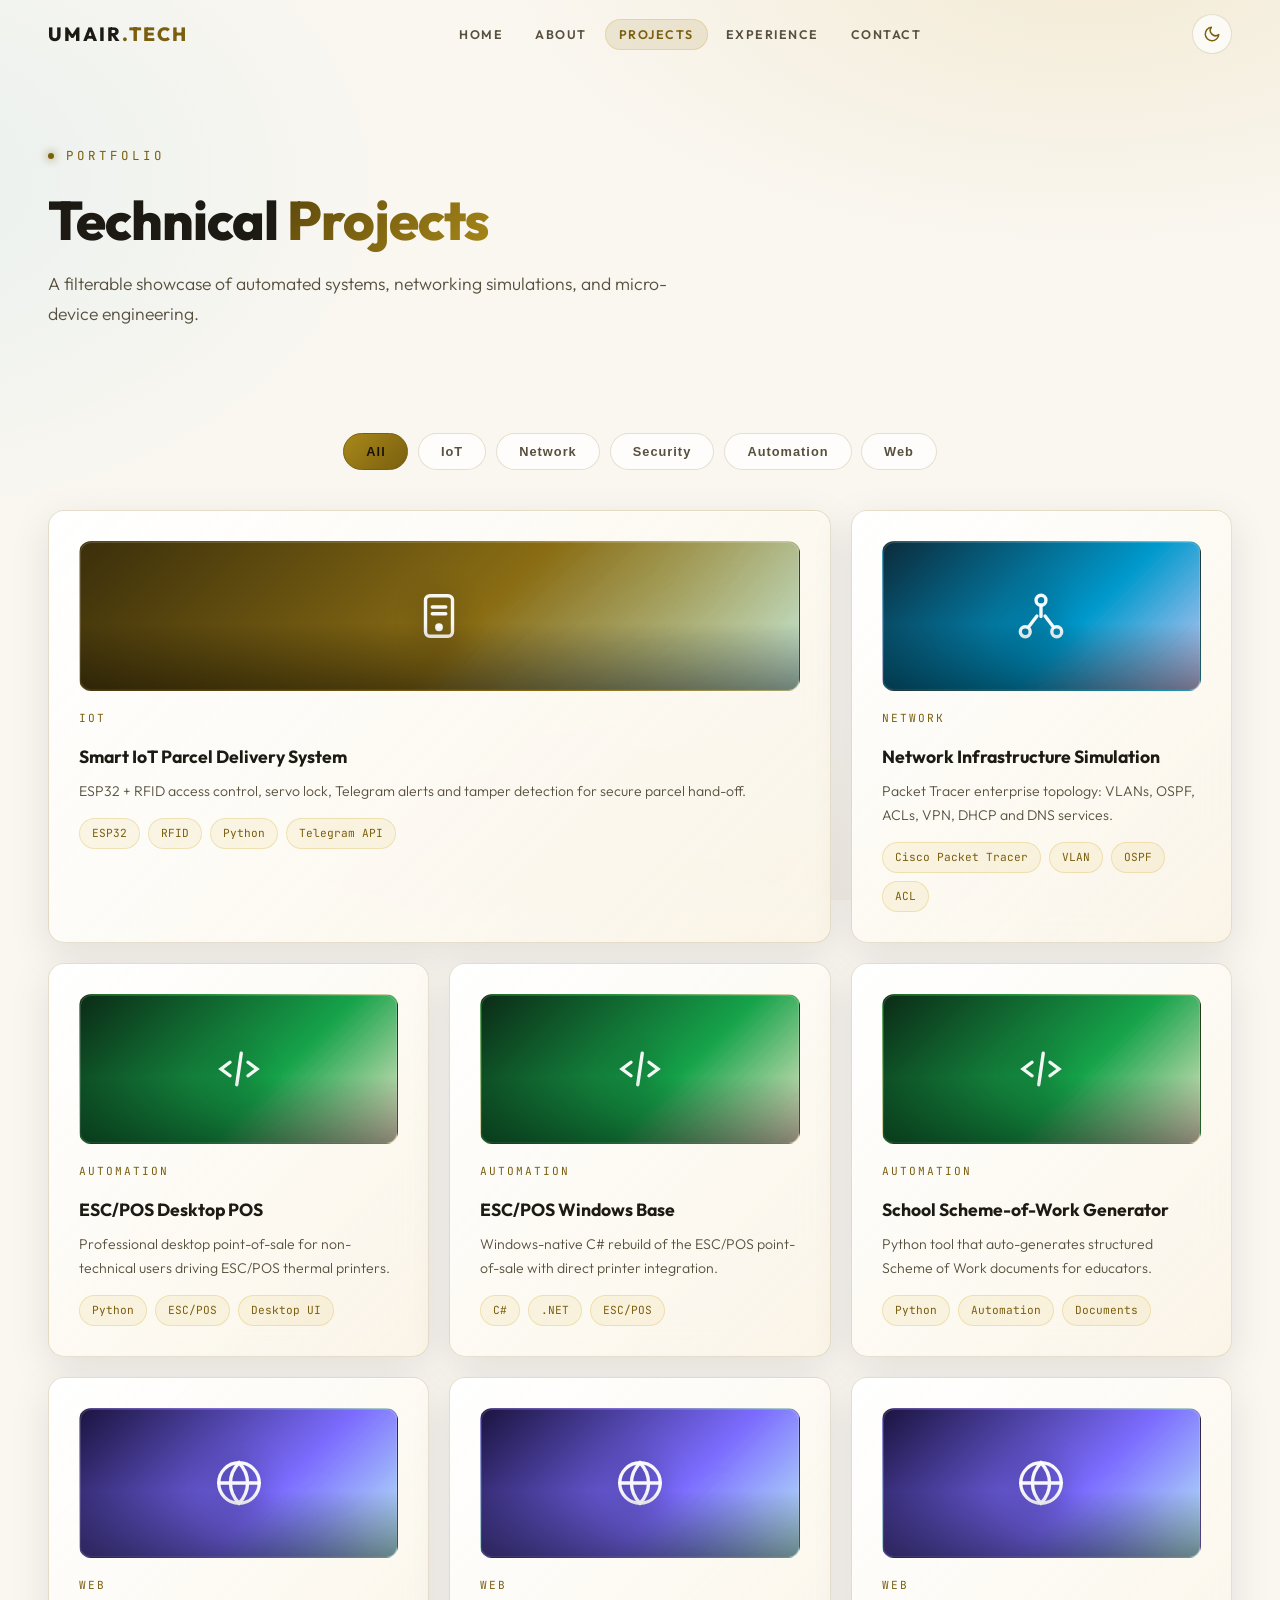
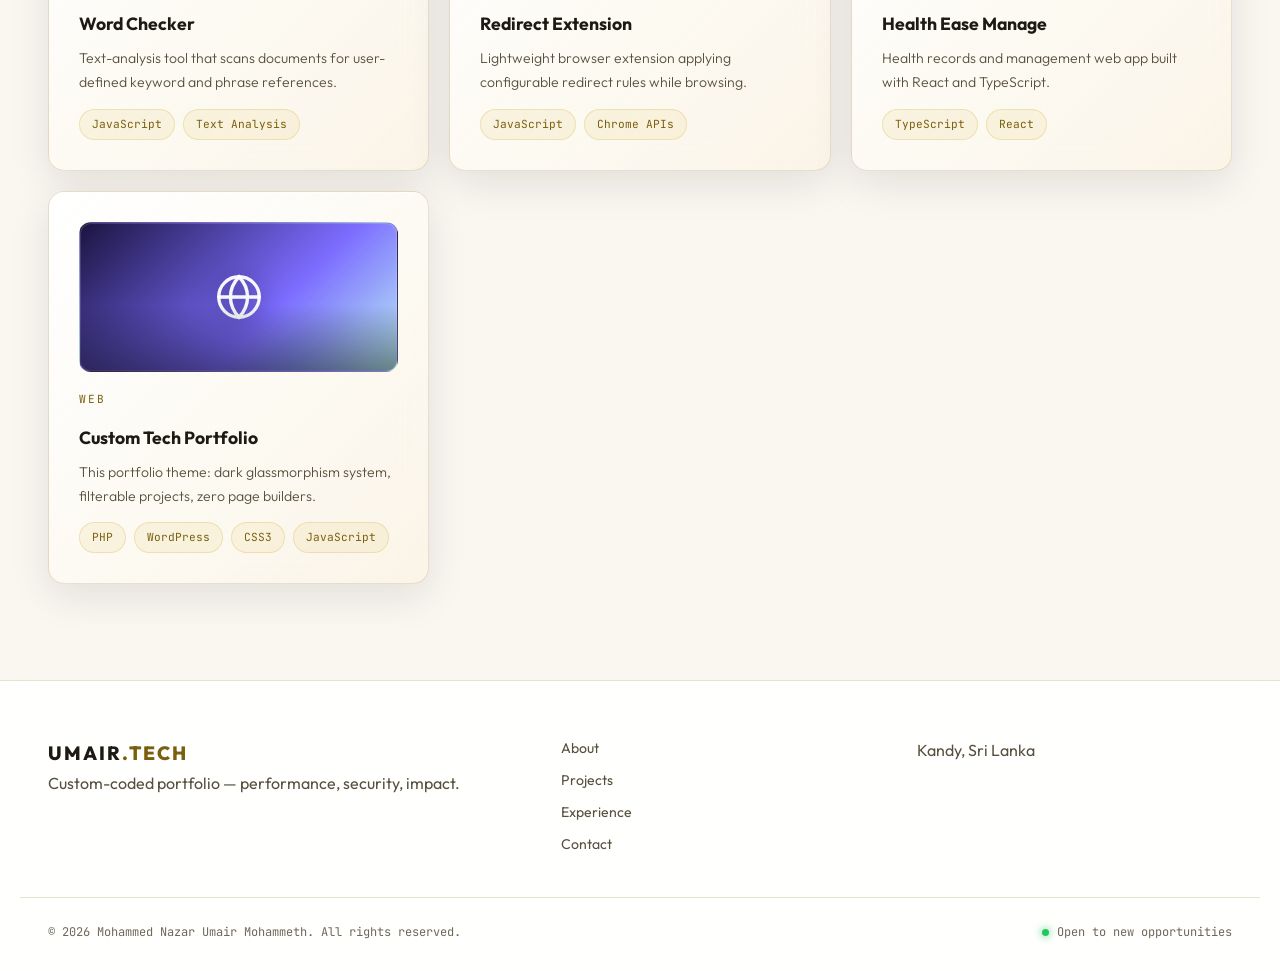
<file: projects.html>
<!DOCTYPE html>
<html lang="en" data-theme="dark">
<head>
  <meta charset="UTF-8">
  <script>(function(){try{var t=localStorage.getItem('umair-theme');if(!t&&window.matchMedia&&matchMedia('(prefers-color-scheme: light)').matches)t='light';document.documentElement.setAttribute('data-theme',t||'dark');}catch(e){document.documentElement.setAttribute('data-theme','dark');}})();</script>
  <meta name="viewport" content="width=device-width, initial-scale=1.0">
  <title>Projects — Umair Mohammeth</title>
  <meta name="description" content="Filterable showcase of networking, IoT, automation and web projects by Umair Mohammeth.">
  <meta property="og:title" content="Projects — Umair Mohammeth">
  <link rel="icon" type="image/svg+xml" href="favicon.svg">
  <link rel="preconnect" href="https://fonts.googleapis.com">
  <link rel="preconnect" href="https://fonts.gstatic.com" crossorigin>
  <link href="https://fonts.googleapis.com/css2?family=Outfit:wght@300;400;500;600;700;800&family=JetBrains+Mono:wght@400;500;600&display=swap" rel="stylesheet">
  <link rel="stylesheet" href="style.css">
</head>
<body>
  <a class="skip-link" href="#main">Skip to content</a>
  <div class="scroll-progress" aria-hidden="true"><i id="scroll-progress-bar"></i></div>
  <header class="site-header" id="site-header">
    <div class="container header-inner">
      <a class="logo" href="index.html" aria-label="UMAIR.TECH — home">UMAIR<span>.TECH</span></a>
      <nav class="site-nav" aria-label="Main navigation">
        <ul class="nav-menu" id="primary-nav">
          <li><a href="index.html" data-nav="home">Home</a></li>
          <li><a href="about.html" data-nav="about">About</a></li>
          <li><a href="projects.html" data-nav="projects">Projects</a></li>
          <li><a href="experience.html" data-nav="experience">Experience</a></li>
          <li><a href="contact.html" data-nav="contact">Contact</a></li>
        </ul>
      </nav>
      <div class="header-actions">
        <button class="theme-toggle" id="theme-toggle" aria-label="Switch to light theme" aria-pressed="false" title="Toggle theme">
          <svg class="sun" width="18" height="18" viewBox="0 0 24 24" fill="none" stroke="currentColor" stroke-width="2" stroke-linecap="round" aria-hidden="true"><circle cx="12" cy="12" r="4"/><path d="M12 2v2M12 20v2M4.9 4.9l1.4 1.4M17.7 17.7l1.4 1.4M2 12h2M20 12h2M4.9 19.1l1.4-1.4M17.7 6.3l1.4-1.4"/></svg>
          <svg class="moon" width="18" height="18" viewBox="0 0 24 24" fill="none" stroke="currentColor" stroke-width="2" stroke-linecap="round" stroke-linejoin="round" aria-hidden="true"><path d="M21 12.8A9 9 0 1 1 11.2 3a7 7 0 0 0 9.8 9.8z"/></svg>
        </button>
        <button class="nav-toggle" id="nav-toggle" aria-expanded="false" aria-controls="primary-nav" aria-label="Toggle menu"><span></span><span></span><span></span></button>
      </div>
    </div>
  </header>
  <main id="main">
    <section class="page-hero"><div class="container">
      <p class="eyebrow"><span class="dot" aria-hidden="true"></span>Portfolio</p>
      <h1 class="hero-title">Technical <span class="hl">Projects</span></h1>
      <p class="lead">A filterable showcase of automated systems, networking simulations, and micro-device engineering.</p>
    </div></section>
    <section class="section" id="projects">
      <div class="container">
        <div class="filters reveal" role="group" aria-label="Project category filters">
          <button class="filter-btn active" data-filter="all" aria-pressed="true">All</button>
          <button class="filter-btn" data-filter="iot" aria-pressed="false">IoT</button>
          <button class="filter-btn" data-filter="network" aria-pressed="false">Network</button>
          <button class="filter-btn" data-filter="security" aria-pressed="false">Security</button>
          <button class="filter-btn" data-filter="automation" aria-pressed="false">Automation</button>
          <button class="filter-btn" data-filter="web" aria-pressed="false">Web</button>
        </div>
        <p class="sr-status" id="filter-status" role="status" aria-live="polite"></p>
        <div class="grid cards-3" id="project-grid"><!-- rendered by script.js --></div>
      </div>
    </section>
  </main>
  <footer class="footer">
    <div class="container footer-grid">
      <div><p class="logo">UMAIR<span>.TECH</span></p><p class="muted">Custom-coded portfolio — performance, security, impact.</p></div>
      <nav aria-label="Footer"><a href="about.html">About</a><a href="projects.html">Projects</a><a href="experience.html">Experience</a><a href="contact.html">Contact</a></nav>
      <p class="muted">Kandy, Sri Lanka</p>
    </div>
    <div class="container footer-bottom">
      <p>© <span id="year">2026</span> Mohammed Nazar Umair Mohammeth. All rights reserved.</p>
      <p class="live-dot"><i></i>Open to new opportunities</p>
    </div>
  </footer>
  <div class="modal" id="project-modal" role="dialog" aria-modal="true" aria-labelledby="pm-title" hidden>
    <div class="modal-backdrop" data-close></div>
    <div class="modal-card" role="document">
      <button class="modal-x" data-close aria-label="Close project details">×</button>
      <h3 id="pm-title"></h3>
      <p class="gold" id="pm-role"></p>
      <p class="muted" id="pm-desc"></p>
      <div class="badges" id="pm-tech"></div>
      <div class="pdf-viewer" id="pm-pdf" hidden>
        <h4>Documentation</h4>
        <div class="pdf-bar">
          <button class="pdf-btn" id="pdf-prev" aria-label="Previous page">‹</button>
          <span class="pdf-pages" aria-live="polite">Page <b id="pdf-cur">1</b> of <b id="pdf-total">1</b></span>
          <button class="pdf-btn" id="pdf-next" aria-label="Next page">›</button>
          <span class="pdf-spacer"></span>
          <button class="pdf-btn" id="pdf-download">Download</button>
          <button class="pdf-btn" id="pdf-print">Print</button>
        </div>
        <div class="pdf-stage"><canvas id="pdf-canvas"></canvas></div>
      </div>
      <div class="modal-actions">
        <a class="btn btn-primary" id="pm-github" href="#" target="_blank" rel="noopener" hidden>GitHub Repository</a>
        <a class="btn btn-ghost" id="pm-full" href="#" target="_blank" rel="noopener" hidden>Full Case Study</a>
        <button class="btn btn-ghost" data-close>Close</button>
      </div>
    </div>
  </div>
  <button class="to-top" id="to-top" aria-label="Back to top" hidden>↑</button>
  <script src="script.js"></script>
</body>
</html>
</file>
<file: style.css>
/* UMAIR.TECH v4 — dark glass + gold */
:root{
  --bg:#06070d; --bg2:#0a0c16; --glass:rgba(255,255,255,.055);
  --line:rgba(255,255,255,.1); --gold:#d4af37; --gold-l:#f5d76e; --gold-d:#a8881a;
  --gold-soft:rgba(212,175,55,.1); --gold-ink:#080806; --txt:#f2f3fa; --mut:#9aa0b8; --dim:#8b91ad;
  --cyan:#00d4ff; --violet:#7c6cff; --ok:#22c55e;
  --sans:'Outfit',system-ui,sans-serif; --mono:'JetBrains Mono',monospace;
  --r:16px; --hh:68px; --ease:cubic-bezier(.16,1,.3,1);
  color-scheme:dark;
}
[data-theme="light"]{
  --bg:#faf7f1; --bg2:#ffffff; --glass:rgba(255,255,255,.68);
  --line:rgba(122,92,14,.18); --gold:#7a5f0f; --gold-l:#a8881a; --gold-d:#5c470b;
  --gold-soft:rgba(138,109,20,.12); --gold-ink:#1a1405; --txt:#1c1a12; --mut:#57503e; --dim:#6f675a;
  color-scheme:light;
}
[data-theme="light"] body{background-color:var(--bg);background-image:radial-gradient(1000px 500px at 85% -5%,rgba(200,160,40,.14),transparent 60%),radial-gradient(900px 600px at -10% 20%,rgba(0,150,200,.07),transparent 60%),radial-gradient(800px 500px at 50% 110%,rgba(122,92,14,.08),transparent 60%)}
[data-theme="light"] .site-header.scrolled{background:rgba(250,247,241,.85)}
[data-theme="light"] .footer{background:rgba(255,255,255,.9)}
[data-theme="light"] .hero-panel,[data-theme="light"] .glass{background:linear-gradient(135deg,rgba(255,255,255,.85),rgba(255,255,255,.6))}
[data-theme="light"] .skill-card,[data-theme="light"] .proj-card,[data-theme="light"] .t-card,[data-theme="light"] .stat{background:linear-gradient(135deg,#ffffff,rgba(250,244,230,.85))}
[data-theme="light"] .modal-card{background:linear-gradient(135deg,#ffffff,rgba(250,244,230,.95))}
[data-theme="light"] .orb{opacity:.55}
[data-theme="light"] .hero::after{opacity:.6}
[data-theme="light"] .chip,[data-theme="light"] .hero-tags span,[data-theme="light"] .filter-btn,[data-theme="light"] .btn-ghost,[data-theme="light"] .theme-toggle,[data-theme="light"] .to-top,[data-theme="light"] .socials a{background:rgba(255,255,255,.7)}
@media(max-width:900px){[data-theme="light"] .nav-menu{background:rgba(255,255,255,.97)}}
[data-theme="light"] .btn-primary{color:#1a1405}
[data-theme="light"] .filter-btn.active{color:#1a1405}
[data-theme="light"] .qv{background:rgba(255,255,255,.85)}
[data-theme="light"] .timeline .t-card::before{background:var(--bg)}
[data-theme="light"] .contact-form input,[data-theme="light"] .contact-form textarea{background:rgba(255,255,255,.8)}
[data-theme="light"] .pdf-toolbar{background:rgba(250,244,230,.9)}
[data-theme="light"] .hero-panel,[data-theme="light"] .glass,[data-theme="light"] .skill-card,[data-theme="light"] .proj-card,[data-theme="light"] .t-card,[data-theme="light"] .modal-card{box-shadow:0 12px 40px rgba(20,22,31,.1),inset 0 1px 0 rgba(255,255,255,.6)}
[data-theme="light"] .stat-num{background:linear-gradient(135deg,var(--gold-d),var(--gold-l));-webkit-background-clip:text;background-clip:text;-webkit-text-fill-color:transparent}
[data-theme="light"] .hero-title .hl{background:linear-gradient(135deg,var(--gold-d),var(--gold-l));-webkit-background-clip:text;background-clip:text;-webkit-text-fill-color:transparent}
[data-theme="light"] .marquee{background:rgba(20,22,31,.025)}
[data-theme="light"] .avatar{box-shadow:0 0 0 3px rgba(138,109,20,.25),0 6px 22px rgba(138,109,20,.3)}
[data-theme="light"] .skill-ic,[data-theme="light"] .qv:hover{box-shadow:0 0 18px rgba(138,109,20,.25)}
[data-theme="light"] .scroll-progress i{background:linear-gradient(90deg,var(--gold-d),var(--gold-l),#0090b8)}
[data-theme="light"] .modal-backdrop{background:rgba(20,22,31,.55)}
[data-theme="light"] .proj-cover{box-shadow:inset 0 0 0 1px rgba(255,255,255,.15)}
[data-theme="light"] ::selection{background:rgba(138,109,20,.3)}
*{box-sizing:border-box;margin:0;padding:0}
html{scroll-behavior:smooth;scroll-padding-top:calc(var(--hh) + 12px)}
body{background:var(--bg);background-image:radial-gradient(1000px 500px at 85% -5%,rgba(212,175,55,.07),transparent 60%),radial-gradient(900px 600px at -10% 20%,rgba(0,212,255,.05),transparent 60%),radial-gradient(800px 500px at 50% 110%,rgba(124,108,255,.06),transparent 60%);background-attachment:fixed;color:var(--txt);font-family:var(--sans);line-height:1.7;-webkit-font-smoothing:antialiased;overflow-x:hidden}
a{color:inherit;text-decoration:none}
body,.site-header,.hero-panel,.glass,.skill-card,.proj-card,.t-card,.stat,.modal-card,.footer,.filter-btn,.btn,.chip,.nav-menu a,.contact-form input,.contact-form textarea{transition:background-color .35s ease,color .35s ease,border-color .35s ease,box-shadow .35s ease}
::selection{background:rgba(212,175,55,.35);color:var(--txt)}
::-webkit-scrollbar{width:11px}
::-webkit-scrollbar-track{background:var(--bg)}
::-webkit-scrollbar-thumb{background:linear-gradient(var(--gold-d),var(--gold-l));border-radius:6px;border:2px solid var(--bg)}
.container{max-width:1240px;margin:0 auto;padding:0 28px}
.skip-link{position:absolute;top:-60px;left:0;background:var(--gold);color:#080806;padding:10px 18px;font-weight:700;z-index:9999;border-radius:0 0 10px 0}
.skip-link:focus{top:0}
:focus-visible{outline:2px solid var(--gold);outline-offset:3px;border-radius:4px}

/* header */
.site-header{position:fixed;inset:0 0 auto 0;z-index:1000;border-bottom:1px solid transparent;transition:.3s}
.site-header.scrolled{background:rgba(6,7,13,.75);backdrop-filter:blur(20px) saturate(170%);-webkit-backdrop-filter:blur(20px) saturate(170%);border-bottom-color:var(--line);box-shadow:0 8px 40px rgba(0,0,0,.45)}
.header-inner{display:flex;align-items:center;justify-content:space-between;height:var(--hh)}
.logo{font-weight:800;letter-spacing:2px;font-size:1.2rem}
.logo span,.gold{color:var(--gold)}
.nav-menu{display:flex;gap:4px;list-style:none}
.nav-menu a{font-size:.78rem;font-weight:600;letter-spacing:1.5px;text-transform:uppercase;color:var(--mut);padding:8px 14px;border-radius:100px;transition:.18s}
.nav-menu a:hover,.nav-menu a.active{color:var(--gold);background:var(--gold-soft)}
.nav-toggle{display:none;background:var(--glass);border:1px solid var(--line);border-radius:10px;padding:10px 12px;cursor:pointer}
.nav-toggle span{display:block;width:20px;height:2px;background:var(--txt);border-radius:1px}
.nav-toggle span+span{margin-top:5px}
.header-actions{display:flex;align-items:center;gap:10px}
.theme-toggle{width:40px;height:40px;border-radius:50%;background:var(--glass);border:1px solid var(--line);color:var(--gold);cursor:pointer;display:inline-flex;align-items:center;justify-content:center;transition:.18s;backdrop-filter:blur(10px)}
.theme-toggle:hover{border-color:var(--gold);transform:translateY(-2px)}
.theme-toggle .moon{display:none}
[data-theme="light"] .theme-toggle .sun{display:none}
[data-theme="light"] .theme-toggle .moon{display:block}
.scroll-progress{position:fixed;top:0;left:0;height:3px;width:100%;z-index:1200;background:transparent;pointer-events:none}
.scroll-progress i{display:block;height:100%;width:100%;background:linear-gradient(90deg,var(--gold-d),var(--gold-l),var(--cyan));transform-origin:0 50%;transform:scaleX(0)}
.btn{will-change:transform}
@media(pointer:fine){.btn-mag{transition:transform .18s var(--ease),box-shadow .18s,background .18s,color .18s,border-color .18s}}

/* hero */
.hero{min-height:100vh;display:flex;align-items:center;position:relative;overflow:hidden;padding-top:var(--hh)}
.hero::after{content:'';position:absolute;inset:0;background-image:linear-gradient(rgba(212,175,55,.05) 1px,transparent 1px),linear-gradient(90deg,rgba(212,175,55,.05) 1px,transparent 1px);background-size:60px 60px;mask-image:radial-gradient(ellipse 80% 80% at 50% 50%,#000 30%,transparent 100%);-webkit-mask-image:radial-gradient(ellipse 80% 80% at 50% 50%,#000 30%,transparent 100%);pointer-events:none}
.orb{position:absolute;border-radius:50%;filter:blur(80px);pointer-events:none}
.orb-1{width:420px;height:420px;background:radial-gradient(circle,rgba(212,175,55,.25),transparent 70%);top:-100px;right:-80px;animation:float 7s ease-in-out infinite}
.orb-2{width:340px;height:340px;background:radial-gradient(circle,rgba(0,212,255,.18),transparent 70%);bottom:-80px;left:-80px;animation:float 9s ease-in-out infinite reverse}
@keyframes float{50%{transform:translateY(-14px)}}
.hero-panel{position:relative;z-index:1;background:linear-gradient(135deg,rgba(255,255,255,.08),rgba(255,255,255,.02));border:1px solid var(--line);border-radius:22px;padding:clamp(28px,4vw,52px);backdrop-filter:blur(22px) saturate(170%);box-shadow:0 20px 80px rgba(0,0,0,.45),inset 0 1px 0 rgba(255,255,255,.15);max-width:820px}
.hero-id{display:flex;align-items:center;gap:18px;margin-bottom:22px}
.avatar{width:62px;height:62px;flex-shrink:0;border-radius:50%;display:flex;align-items:center;justify-content:center;font-weight:800;font-size:1.15rem;letter-spacing:1px;color:#080806;background:linear-gradient(135deg,var(--gold-l),var(--gold-d));box-shadow:0 0 0 3px rgba(212,175,55,.25),0 0 30px rgba(212,175,55,.35)}
.typed-line{font-family:var(--mono);font-size:.9rem;color:var(--mut);margin-top:8px;min-height:1.6em}
.typed-prefix{color:var(--gold)}
.caret{display:inline-block;width:9px;height:1.1em;background:var(--gold);vertical-align:-2px;margin-left:3px;animation:blink 1s steps(1) infinite}
@keyframes blink{50%{opacity:0}}
.socials{display:flex;gap:10px;margin-top:22px}
.socials a{width:42px;height:42px;border-radius:50%;display:inline-flex;align-items:center;justify-content:center;background:var(--glass);border:1px solid var(--line);color:var(--mut);transition:.18s}
.socials a:hover{color:var(--gold);border-color:var(--gold);transform:translateY(-3px)}
.marquee{overflow:hidden;border-top:1px solid var(--line);border-bottom:1px solid var(--line);padding:14px 0;background:rgba(255,255,255,.015)}
.marquee-track{display:flex;gap:36px;width:max-content;animation:scroll-x 28s linear infinite;font-family:var(--mono);font-size:.78rem;letter-spacing:2px;text-transform:uppercase;color:var(--dim);white-space:nowrap}
.marquee-track span{display:flex;align-items:center;gap:36px}
.marquee-track span::after{content:'◆';color:var(--gold);font-size:.6rem;opacity:.6}
@keyframes scroll-x{to{transform:translateX(-50%)}}
.eyebrow{display:inline-flex;align-items:center;gap:12px;font-family:var(--mono);color:var(--gold);font-size:.78rem;letter-spacing:4px;text-transform:uppercase;margin-bottom:24px}
.eyebrow .dot{width:6px;height:6px;border-radius:50%;background:var(--gold);box-shadow:0 0 10px var(--gold);animation:pulse 2s infinite}
@keyframes pulse{50%{opacity:.5;transform:scale(.8)}}
.hero-title{font-size:clamp(2.4rem,6vw,4.4rem);font-weight:800;line-height:1.08;letter-spacing:-1px;margin-bottom:20px}
.hero-title .hl{background:linear-gradient(135deg,var(--gold-l),var(--gold),var(--gold-d));-webkit-background-clip:text;background-clip:text;-webkit-text-fill-color:transparent}
.lead{color:var(--mut);font-weight:300;font-size:1.1rem;max-width:620px}
.muted{color:var(--mut)} .gold{color:var(--gold)}
.hero-meta{display:flex;gap:10px;flex-wrap:wrap;margin:24px 0}
.chip{font-family:var(--mono);font-size:.78rem;color:var(--mut);background:var(--glass);border:1px solid var(--line);border-radius:100px;padding:7px 14px;backdrop-filter:blur(10px)}
.chip.live{color:var(--gold);border-color:rgba(212,175,55,.35)}
.hero-cta{display:flex;gap:14px;flex-wrap:wrap}
.btn{display:inline-flex;align-items:center;gap:10px;padding:14px 30px;font-weight:700;font-size:.8rem;letter-spacing:1.5px;text-transform:uppercase;border-radius:100px;border:none;cursor:pointer;transition:.18s}
.btn-primary{background:linear-gradient(135deg,var(--gold-l),var(--gold) 55%,var(--gold-d));color:#080806;box-shadow:0 4px 24px rgba(212,175,55,.3)}
.btn-primary:hover{transform:translateY(-2px);box-shadow:0 8px 40px rgba(212,175,55,.5)}
.btn-ghost{background:var(--glass);color:var(--txt);border:1px solid var(--line);backdrop-filter:blur(14px)}
.btn-ghost:hover{border-color:var(--gold);color:var(--gold);transform:translateY(-2px)}
.hero-tags{display:flex;flex-wrap:wrap;gap:8px;margin-top:28px}
.hero-tags span{font-family:var(--mono);font-size:.72rem;color:var(--mut);background:var(--glass);border:1px solid var(--line);border-radius:100px;padding:6px 13px}
.scroll-hint{position:absolute;bottom:24px;left:50%;transform:translateX(-50%);display:flex;flex-direction:column;align-items:center;gap:8px;font-family:var(--mono);font-size:.62rem;letter-spacing:3px;text-transform:uppercase;color:var(--dim);z-index:2}
.scroll-hint i{width:1px;height:44px;background:linear-gradient(var(--gold),transparent);animation:drop 1.8s infinite}
@keyframes drop{0%{transform:scaleY(0);transform-origin:top}50%{transform:scaleY(1);transform-origin:top}51%{transform-origin:bottom}100%{transform:scaleY(0);transform-origin:bottom}}

/* inner pages */
.page-hero{padding:calc(var(--hh) + 72px) 0 8px;position:relative;overflow:hidden}
.page-hero .hero-title{font-size:clamp(2rem,5vw,3.4rem)}
.toolkit{display:flex;flex-wrap:wrap;gap:10px;max-width:760px}
.toolkit span{font-family:var(--mono);font-size:.76rem;color:var(--gold);background:rgba(212,175,55,.1);border:1px solid rgba(212,175,55,.28);border-radius:8px;padding:8px 14px}
.contact-grid{display:grid;grid-template-columns:1fr 1.4fr;gap:32px;text-align:left;align-items:start}
.contact-info{display:flex;flex-direction:column;gap:18px}
.contact-item{display:flex;flex-direction:column;gap:4px}
.contact-item strong{font-size:.72rem;letter-spacing:2px;text-transform:uppercase;color:var(--dim)}
.contact-item a{color:var(--gold);word-break:break-all}
.contact-item a:hover{text-decoration:underline}
.nav-menu a[aria-current="page"]{color:var(--gold);background:var(--gold-soft);box-shadow:inset 0 0 0 1px rgba(212,175,55,.3)}
@media(max-width:900px){.contact-grid{grid-template-columns:1fr}}

/* sections */
.section{padding:96px 0;position:relative}
.sec-title{font-size:clamp(1.4rem,3vw,2rem);font-weight:700;letter-spacing:3px;text-transform:uppercase;margin-bottom:48px;display:inline-flex;align-items:center;gap:16px}
.sec-title::before{content:'';width:4px;height:1.2em;background:linear-gradient(var(--gold-l),var(--gold-d));border-radius:2px;box-shadow:0 0 12px rgba(212,175,55,.4)}
.sec-title::after{content:attr(data-index);font-family:var(--mono);font-size:.68rem;color:var(--gold);opacity:.5}
.glass{background:linear-gradient(135deg,rgba(255,255,255,.07),rgba(255,255,255,.02));border:1px solid var(--line);border-radius:var(--r);padding:clamp(24px,3vw,40px);backdrop-filter:blur(18px);box-shadow:inset 0 1px 0 rgba(255,255,255,.1)}
.grid{display:grid;gap:20px}
.cards-4{grid-template-columns:repeat(auto-fill,minmax(240px,1fr))}
.cards-3{grid-template-columns:repeat(auto-fill,minmax(300px,1fr))}
.skill-card,.proj-card,.t-card{background:linear-gradient(135deg,rgba(255,255,255,.07),rgba(255,255,255,.02));border:1px solid var(--line);border-radius:var(--r);padding:30px;backdrop-filter:blur(18px);box-shadow:0 10px 40px rgba(0,0,0,.3),inset 0 1px 0 rgba(255,255,255,.1);transition:border-color .3s,transform .3s var(--ease, ease),box-shadow .3s;position:relative;overflow:hidden}
.skill-card:hover,.proj-card:hover,.t-card:hover{border-color:rgba(212,175,55,.4);transform:translateY(-6px);box-shadow:0 20px 60px rgba(0,0,0,.45)}
.skill-ic{width:50px;height:50px;display:flex;align-items:center;justify-content:center;border-radius:14px;background:var(--gold-soft);border:1px solid rgba(212,175,55,.3);color:var(--gold);font-size:1.3rem;margin-bottom:20px}
.skill-ic svg{width:24px;height:24px;flex-shrink:0}
.skill-sub{color:var(--gold);font-size:.85rem;font-weight:500;margin-bottom:8px}
.skill-card:hover .skill-ic{box-shadow:0 0 24px rgba(212,175,55,.25);transform:scale(1.06) rotate(-4deg)}
.skill-ic{transition:box-shadow .18s,transform .18s}
.skill-card h3,.proj-card h3,.t-card h3{font-size:1.1rem;margin-bottom:8px}
.skill-card p,.proj-card p,.t-card p{color:var(--mut);font-size:.88rem;font-weight:300}
.proj-cover{height:150px;border-radius:12px;margin-bottom:18px;display:flex;align-items:center;justify-content:center;overflow:hidden;position:relative;border:1px solid var(--line)}
.proj-cover svg{width:54px;height:54px;color:rgba(255,255,255,.9);filter:drop-shadow(0 4px 14px rgba(0,0,0,.4))}
.proj-cover::after{content:'';position:absolute;inset:0;background:linear-gradient(180deg,transparent 55%,rgba(0,0,0,.45))}
.cov-iot{background:linear-gradient(135deg,#3b2f0b,#8a6d14 55%,#00d4ff33),radial-gradient(circle at 80% 20%,rgba(245,215,110,.5),transparent 55%)}
.cov-network{background:linear-gradient(135deg,#0b2b3b,#0099cc 60%,#7c6cff55),radial-gradient(circle at 20% 80%,rgba(0,212,255,.4),transparent 55%)}
.cov-security{background:linear-gradient(135deg,#2b0b12,#cc2244 60%,#d4af3744),radial-gradient(circle at 80% 80%,rgba(255,71,87,.35),transparent 55%)}
.cov-automation{background:linear-gradient(135deg,#0b2b16,#16a34a 60%,#d4af3733),radial-gradient(circle at 20% 20%,rgba(34,197,94,.4),transparent 55%)}
.cov-web{background:linear-gradient(135deg,#1b1440,#7c6cff 60%,#00d4ff44),radial-gradient(circle at 50% 100%,rgba(124,108,255,.45),transparent 60%)}
[data-theme="light"] .proj-cover svg{color:rgba(255,255,255,.95)}
@media(min-width:1000px){#project-grid .proj-card:first-child{grid-column:span 2}.cards-3{grid-template-columns:repeat(3,1fr)}}
.proj-top{display:flex;align-items:center;justify-content:space-between;margin-bottom:14px}
.pdf-viewer{margin-top:20px;padding-top:18px;border-top:1px solid var(--line)}
.pdf-viewer h4{font-size:.78rem;letter-spacing:1.5px;text-transform:uppercase;color:var(--mut);margin-bottom:12px}
.pdf-bar{display:flex;align-items:center;gap:8px;flex-wrap:wrap;margin-bottom:10px}
.pdf-btn{background:var(--glass);border:1px solid var(--line);color:var(--txt);border-radius:8px;padding:7px 14px;font-size:.75rem;font-weight:600;cursor:pointer}
.pdf-btn:hover:not(:disabled){border-color:var(--gold);color:var(--gold)}
.pdf-btn:disabled{opacity:.4;cursor:not-allowed}
.pdf-pages{font-family:var(--mono);font-size:.75rem;color:var(--mut)}
.pdf-spacer{flex:1}
.pdf-stage{background:#0a0c16;border:1px solid var(--line);border-radius:12px;overflow:auto;max-height:320px}
.pdf-stage canvas{display:block;width:100%;height:auto}
.proj-cat{font-family:var(--mono);color:var(--gold);font-size:.7rem;letter-spacing:2px;text-transform:uppercase}
.proj-card .badges,.t-card .badges{display:flex;flex-wrap:wrap;gap:8px;margin-top:14px}
.badges span{font-family:var(--mono);font-size:.7rem;color:var(--gold);background:rgba(212,175,55,.1);border:1px solid rgba(212,175,55,.28);border-radius:100px;padding:5px 12px}
.qv{position:absolute;top:14px;right:14px;width:38px;height:38px;border-radius:50%;background:rgba(0,0,0,.6);border:1px solid rgba(255,255,255,.15);color:var(--gold);font-size:1.1rem;cursor:pointer;opacity:0;transform:translateY(8px);transition:.18s}
.proj-card:hover .qv,.qv:focus{opacity:1;transform:none}
.qv:hover{background:var(--gold);color:#080806}
.timeline{position:relative;max-width:860px;margin:0 auto;padding-left:52px}
.timeline::before{content:'';position:absolute;top:0;bottom:0;left:18px;width:2px;background:linear-gradient(180deg,var(--gold),rgba(212,175,55,.1),transparent);border-radius:1px}
.timeline .t-card{margin-bottom:24px}
.timeline .t-card::before{content:'';position:absolute;left:-42px;top:30px;width:14px;height:14px;border-radius:50%;background:var(--bg);border:2px solid var(--gold);box-shadow:0 0 0 4px rgba(212,175,55,.12);z-index:1}
.timeline .t-card:hover::before{background:var(--gold);box-shadow:0 0 0 6px rgba(212,175,55,.18),0 0 18px rgba(212,175,55,.5)}
.t-date{font-family:var(--mono);color:var(--gold);font-size:.75rem;letter-spacing:2px;text-transform:uppercase}
.t-card h4{color:var(--gold);font-weight:500;font-size:.92rem;margin:6px 0 12px;opacity:.85}
.contact-form{display:grid;gap:12px;max-width:560px;margin:24px auto 0;text-align:left}
.contact-form label{font-size:.75rem;letter-spacing:1.5px;text-transform:uppercase;color:var(--mut);font-weight:600}
.contact-form input,.contact-form textarea{background:var(--glass);border:1px solid var(--line);border-radius:12px;padding:13px 16px;color:var(--txt);font-family:var(--sans);font-size:.95rem;width:100%;backdrop-filter:blur(10px)}
.contact-form input:focus,.contact-form textarea:focus{border-color:var(--gold);outline:none;box-shadow:0 0 0 3px rgba(212,175,55,.18)}
.contact-form textarea{min-height:130px;resize:vertical}
.form-note{font-size:.78rem;color:var(--dim);font-family:var(--mono)}

/* stats */
.stats{border-top:1px solid var(--line);border-bottom:1px solid var(--line);padding:28px 0;background:linear-gradient(180deg,transparent,rgba(212,175,55,.04),transparent)}
.stats-grid{grid-template-columns:repeat(4,1fr);display:grid;gap:14px}
.stat{text-align:center;background:var(--glass);border:1px solid var(--line);border-radius:var(--r);padding:24px 12px;backdrop-filter:blur(16px)}
.stat-num{font-size:2.2rem;font-weight:800;font-family:var(--mono);background:linear-gradient(135deg,var(--gold-l),var(--gold-d));-webkit-background-clip:text;background-clip:text;-webkit-text-fill-color:transparent;display:block}
.stat span:last-child{font-size:.72rem;letter-spacing:2px;text-transform:uppercase;color:var(--mut)}

/* filters */
.filters{display:flex;gap:10px;flex-wrap:wrap;justify-content:center;margin-bottom:40px}
.filter-btn{background:var(--glass);border:1px solid var(--line);color:var(--mut);padding:10px 22px;border-radius:100px;font-size:.8rem;font-weight:600;letter-spacing:1px;cursor:pointer;backdrop-filter:blur(12px);transition:.18s}
.filter-btn:hover{border-color:var(--gold);color:var(--gold);transform:translateY(-2px)}
.filter-btn.active{background:linear-gradient(135deg,var(--gold-l),var(--gold));color:#080806;border-color:var(--gold)}
.sr-status{position:absolute;width:1px;height:1px;overflow:hidden;clip:rect(0 0 0 0)}

/* contact/footer */
.contact-box{text-align:center}
.contact-box .hero-cta{justify-content:center}
.footer{border-top:1px solid var(--line);padding:56px 0 28px;background:rgba(8,10,18,.85);backdrop-filter:blur(20px)}
.footer-grid{display:grid;grid-template-columns:1.5fr 1fr 1fr;gap:40px;margin-bottom:40px}
.footer nav{display:flex;flex-direction:column;gap:8px}
.footer nav a{color:var(--mut);font-size:.88rem}
.footer nav a:hover{color:var(--gold)}
.footer-bottom{border-top:1px solid var(--line);padding-top:24px;display:flex;justify-content:space-between;flex-wrap:wrap;gap:10px;font-family:var(--mono);font-size:.75rem;color:var(--dim)}
.live-dot{display:flex;align-items:center;gap:8px}
.live-dot i{width:7px;height:7px;border-radius:50%;background:var(--ok);box-shadow:0 0 8px var(--ok);animation:pulse 2s infinite}

/* modal */
.modal{position:fixed;inset:0;z-index:2000;display:flex;align-items:center;justify-content:center;padding:24px}
.modal[hidden]{display:none}
.modal-backdrop{position:absolute;inset:0;background:rgba(0,0,0,.8);backdrop-filter:blur(8px)}
.modal-card{position:relative;max-width:560px;width:100%;max-height:88vh;overflow:auto;background:linear-gradient(135deg,rgba(255,255,255,.09),rgba(255,255,255,.02));border:1px solid var(--line);border-radius:22px;padding:32px;backdrop-filter:blur(22px)}
.modal-x{position:absolute;top:14px;right:14px;width:36px;height:36px;border-radius:50%;background:var(--glass);border:1px solid var(--line);color:var(--mut);font-size:1.4rem;cursor:pointer}
.modal-x:hover{color:var(--gold);border-color:var(--gold)}
.modal-card h3{font-size:1.3rem;margin-bottom:6px}
.modal-actions{display:flex;gap:10px;flex-wrap:wrap;margin-top:22px}

/* reveal */
.reveal{opacity:0;transform:translateY(24px);transition:opacity .7s cubic-bezier(.16,1,.3,1),transform .7s cubic-bezier(.16,1,.3,1)}
.reveal.visible{opacity:1;transform:none}

/* to-top */
.to-top{position:fixed;right:22px;bottom:22px;width:46px;height:46px;border-radius:50%;background:var(--glass);border:1px solid var(--line);color:var(--gold);font-size:1.2rem;cursor:pointer;backdrop-filter:blur(14px);z-index:900}
.to-top[hidden]{display:none}

@media(max-width:900px){
  .nav-menu{display:none;position:fixed;top:var(--hh);left:16px;right:16px;background:rgba(8,10,18,.95);backdrop-filter:blur(24px);flex-direction:column;padding:12px;border:1px solid var(--line);border-radius:var(--r)}
  .nav-menu.open{display:flex}
  .nav-menu a{display:block;padding:14px 18px}
  .nav-toggle{display:block}
  .footer-grid{grid-template-columns:1fr;gap:24px}
  .stats-grid{grid-template-columns:repeat(2,1fr)}
  .footer-bottom{flex-direction:column;text-align:center}
}
@media(max-width:520px){.container{padding:0 18px}.cards-3,.cards-4{grid-template-columns:1fr}.hero-cta .btn{width:100%;justify-content:center}}
@media(prefers-reduced-motion:reduce){html{scroll-behavior:auto}*,*::before,*::after{animation-duration:.01ms!important;transition-duration:.01ms!important}.reveal{opacity:1!important;transform:none!important}.orb{display:none}.marquee-track{animation:none}}
@media print{body{background:#fff;color:#000}.site-header,.footer,.hero-cta,.filters,.to-top,.scroll-hint{display:none!important}.skill-card,.proj-card,.t-card,.glass,.hero-panel{border:1px solid #ccc;background:#fff;box-shadow:none}}
</file>
